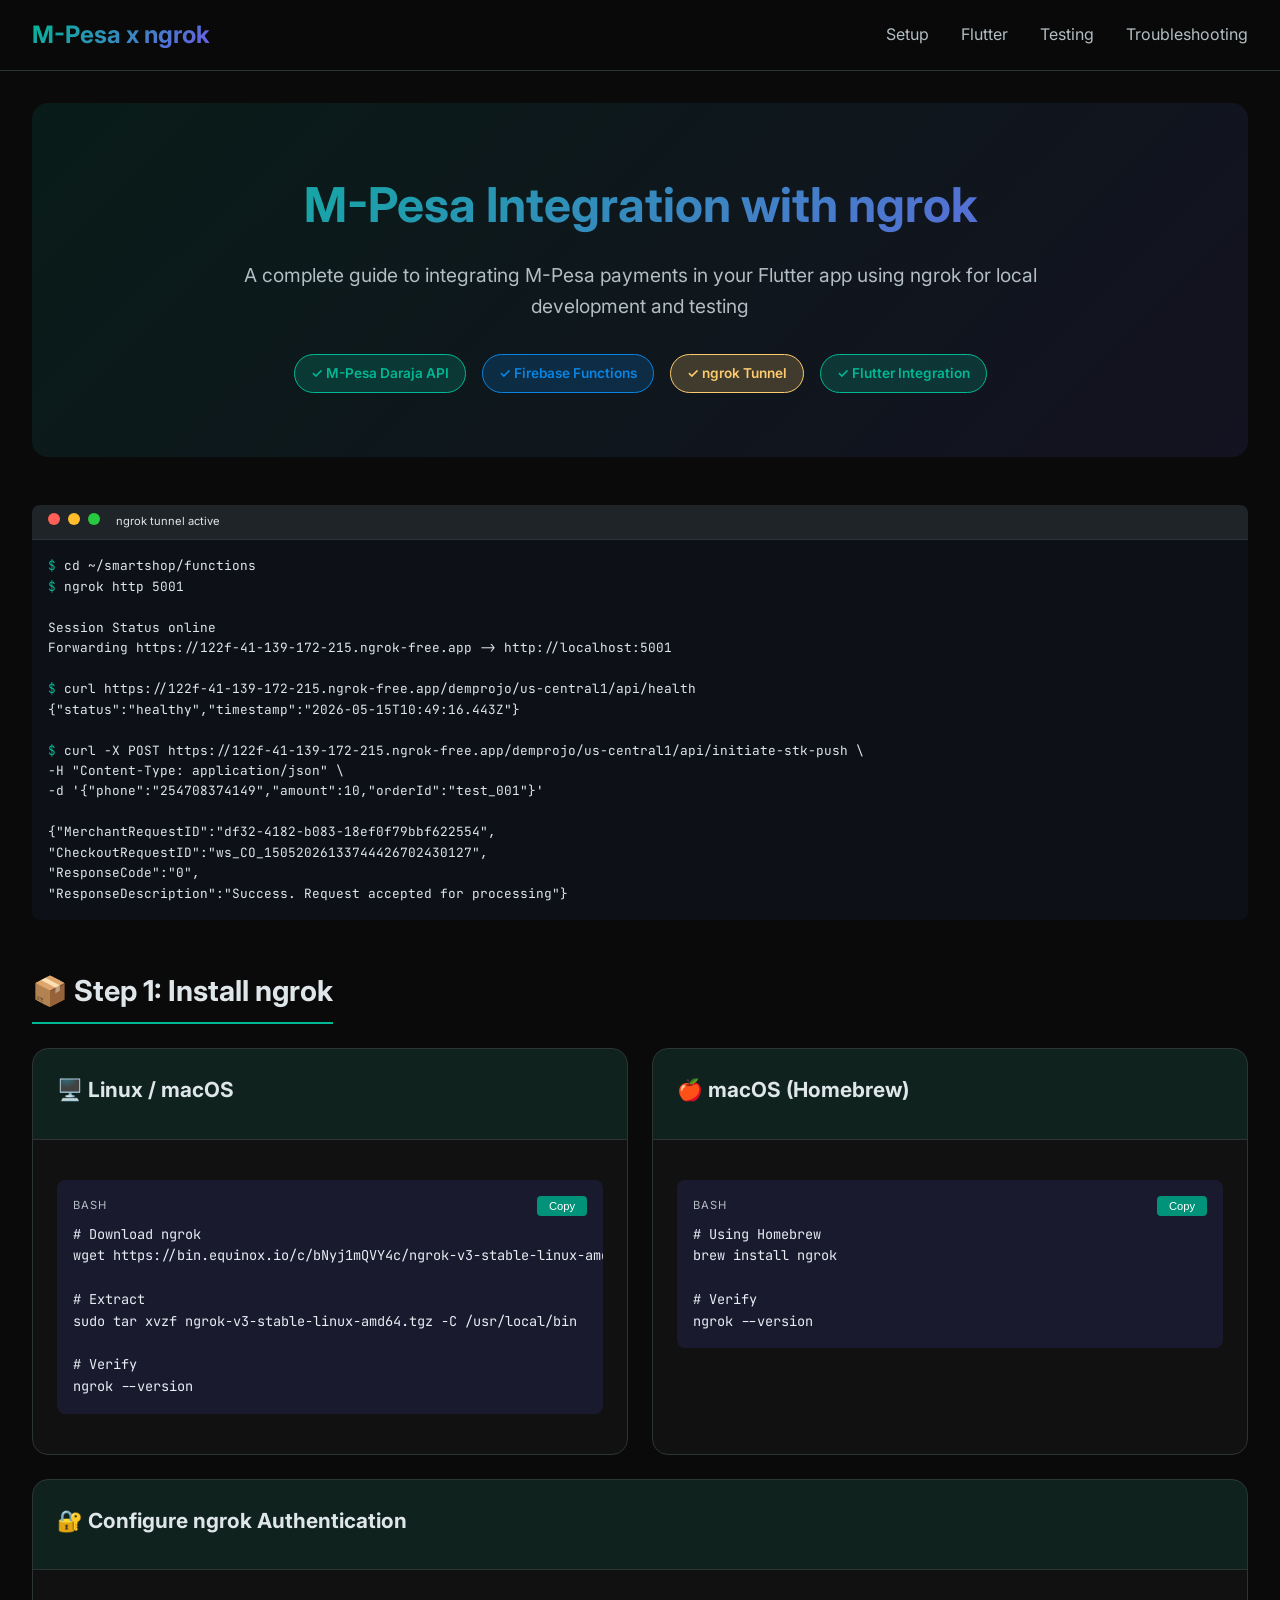
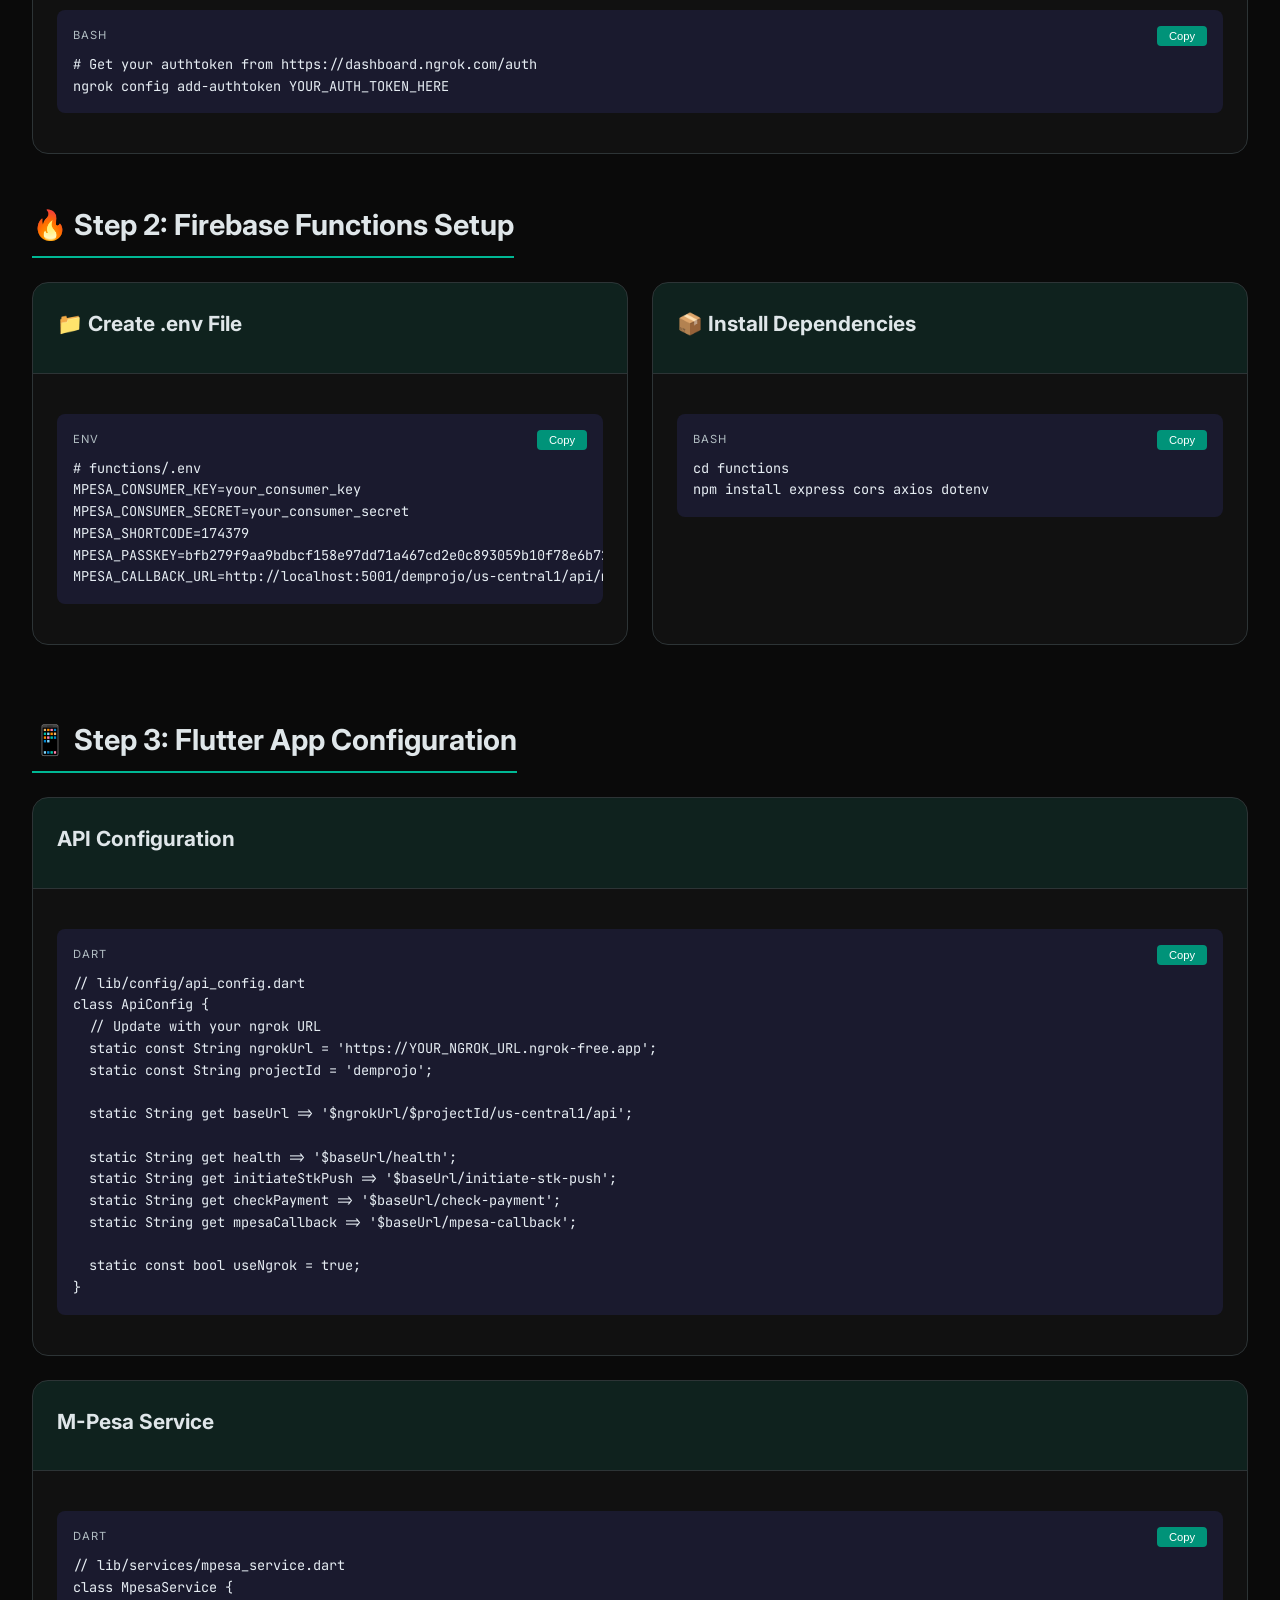
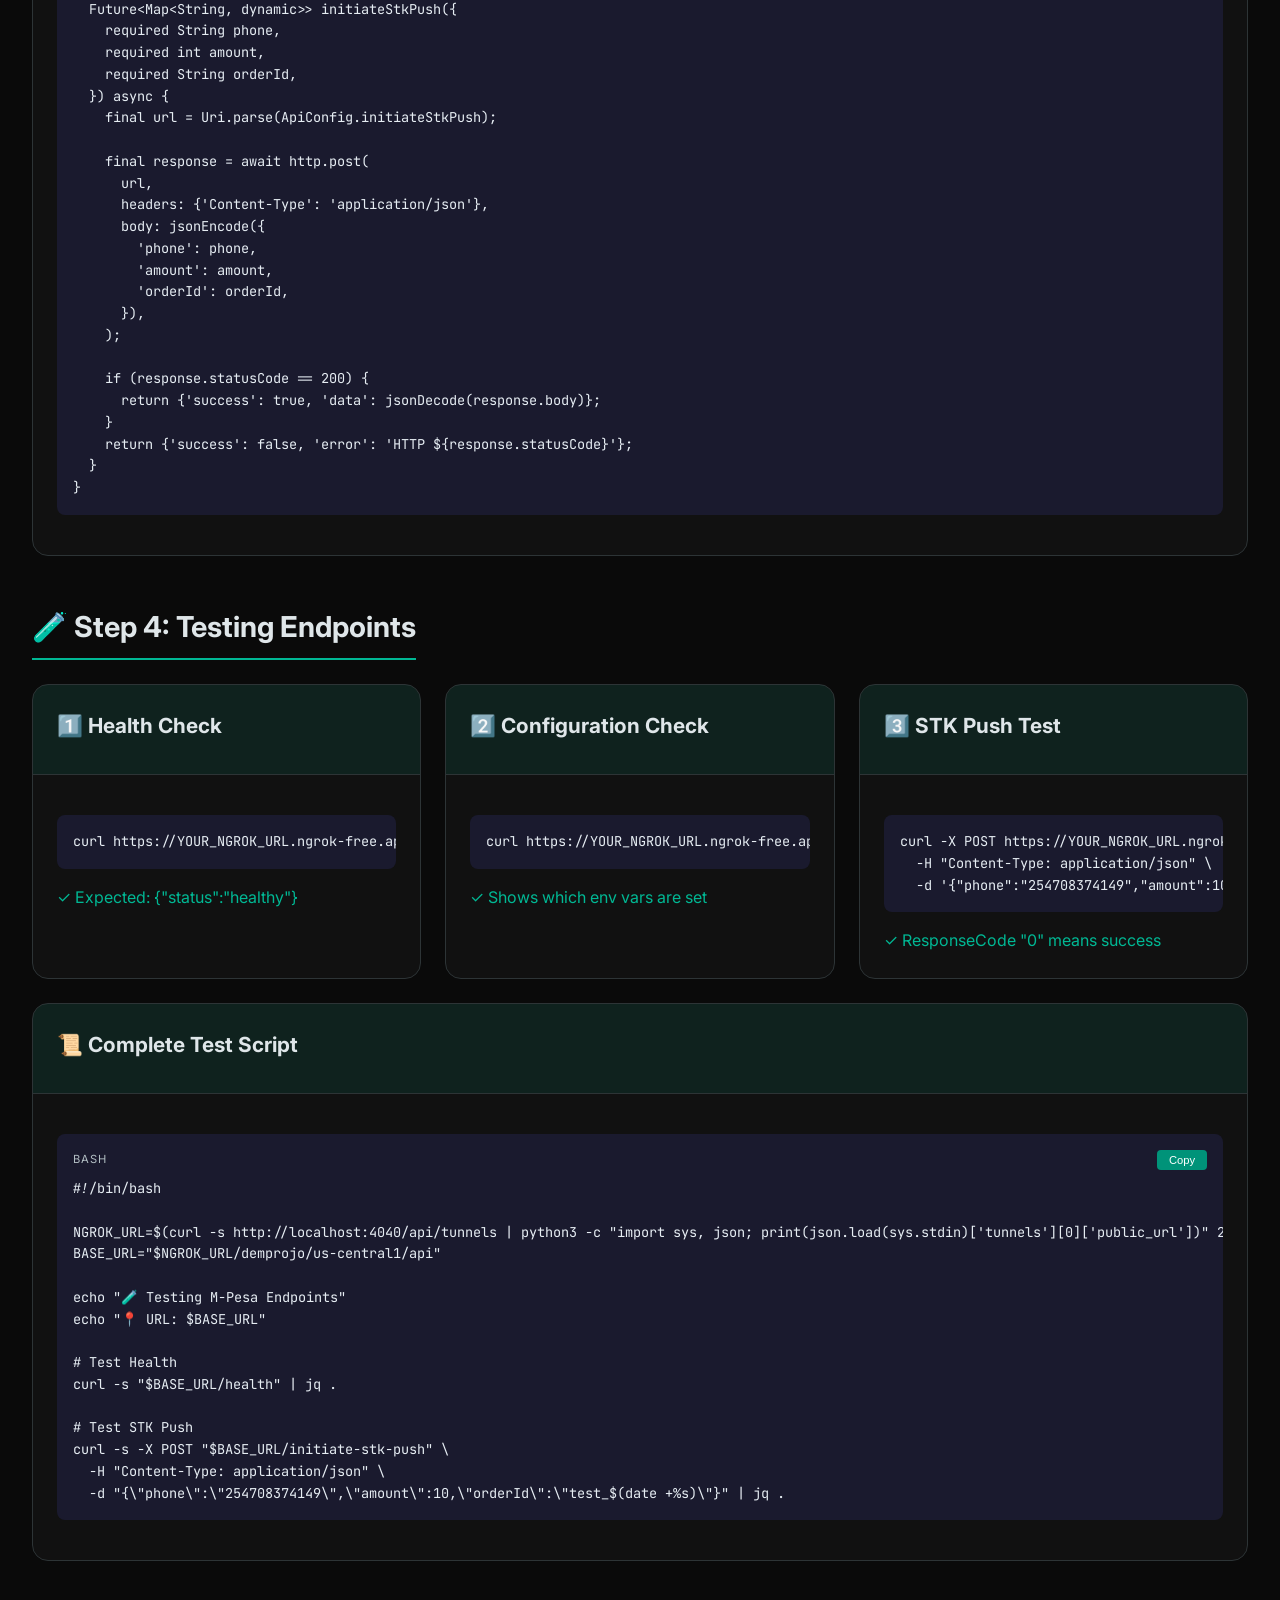
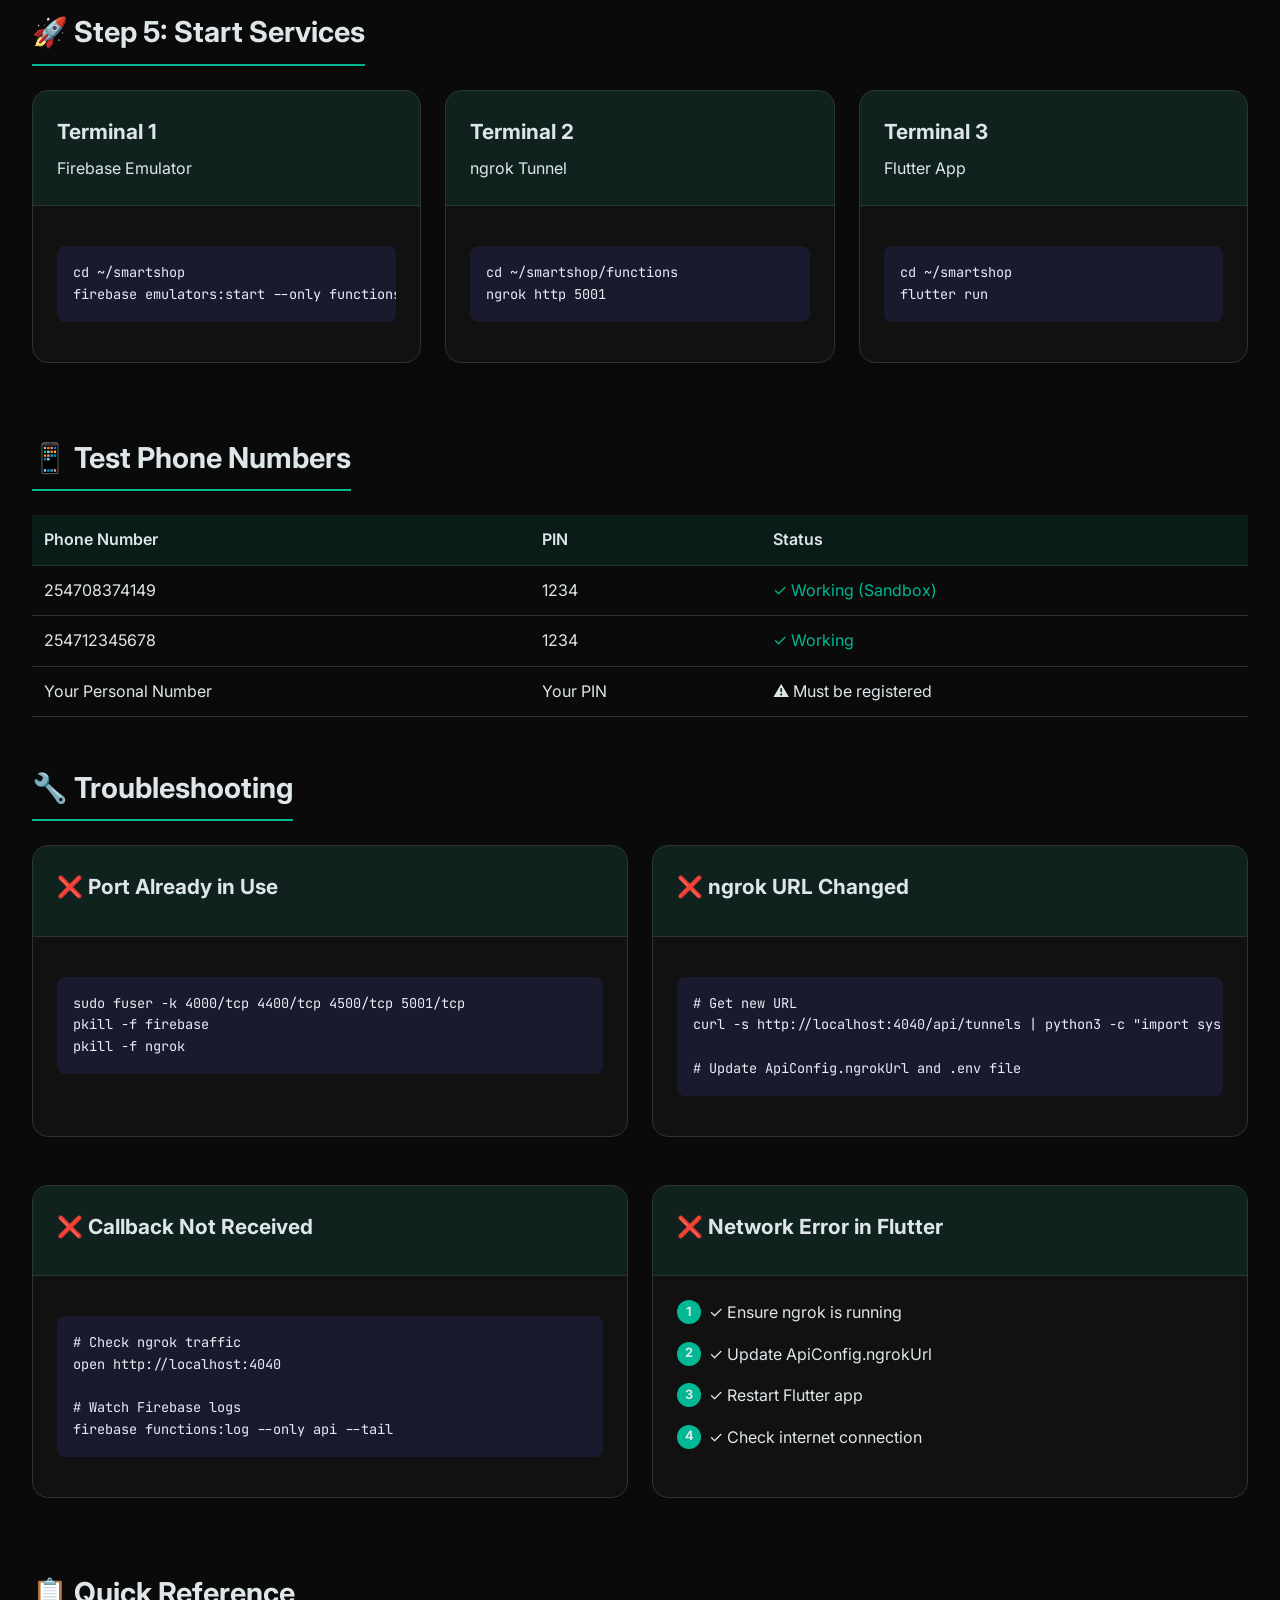
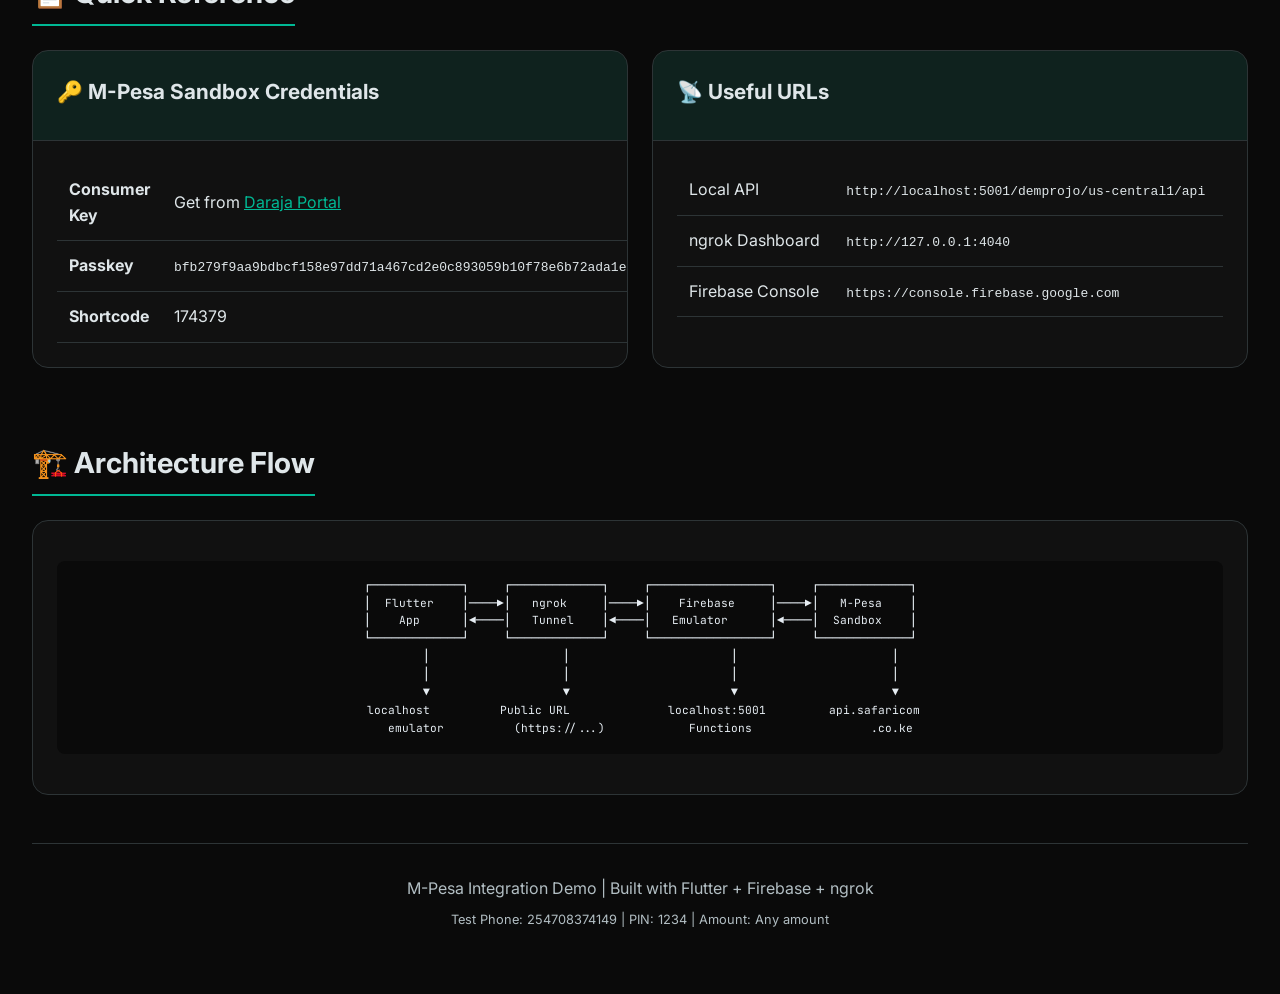
<file: index.html>
<!DOCTYPE html>
<html lang="en">
<head>
    <meta charset="UTF-8">
    <meta name="viewport" content="width=device-width, initial-scale=1.0">
    <title>M-Pesa Integration with ngrok | Complete Guide</title>
    <link href="https://fonts.googleapis.com/css2?family=Inter:ital,wght@0,300;0,400;0,500;0,600;0,700;0,800;1,400&family=JetBrains+Mono:wght@400;500;600;700&display=swap" rel="stylesheet">
    <style>
        :root {
            --bg-dark: #0a0a0a;
            --bg-card: #111111;
            --bg-code: #1a1a2e;
            --primary: #00b894;
            --primary-dark: #009379;
            --secondary: #0984e3;
            --accent: #6c5ce7;
            --danger: #d63031;
            --warning: #fdcb6e;
            --text: #dfe6e9;
            --text-muted: #b2bec3;
            --border: #2d3436;
            --terminal-bg: #0d1117;
            --terminal-text: #e6edf3;
        }

        * {
            margin: 0;
            padding: 0;
            box-sizing: border-box;
        }

        body {
            font-family: 'Inter', sans-serif;
            background: var(--bg-dark);
            color: var(--text);
            line-height: 1.6;
        }

        /* Navigation */
        .navbar {
            position: sticky;
            top: 0;
            background: rgba(10, 10, 10, 0.95);
            backdrop-filter: blur(10px);
            border-bottom: 1px solid var(--border);
            padding: 1rem 2rem;
            z-index: 100;
        }

        .nav-container {
            max-width: 1400px;
            margin: 0 auto;
            display: flex;
            justify-content: space-between;
            align-items: center;
        }

        .logo {
            font-size: 1.5rem;
            font-weight: 700;
            background: linear-gradient(135deg, var(--primary), var(--accent));
            -webkit-background-clip: text;
            background-clip: text;
            color: transparent;
        }

        .nav-links {
            display: flex;
            gap: 2rem;
        }

        .nav-links a {
            color: var(--text-muted);
            text-decoration: none;
            transition: color 0.3s;
        }

        .nav-links a:hover {
            color: var(--primary);
        }

        /* Container */
        .container {
            max-width: 1400px;
            margin: 0 auto;
            padding: 2rem;
        }

        /* Hero Section */
        .hero {
            text-align: center;
            padding: 4rem 2rem;
            background: linear-gradient(135deg, rgba(0,184,148,0.1) 0%, rgba(108,92,231,0.1) 100%);
            border-radius: 1rem;
            margin-bottom: 3rem;
        }

        .hero h1 {
            font-size: 3rem;
            margin-bottom: 1rem;
            background: linear-gradient(135deg, var(--primary), var(--accent));
            -webkit-background-clip: text;
            background-clip: text;
            color: transparent;
        }

        .hero p {
            font-size: 1.2rem;
            color: var(--text-muted);
            max-width: 800px;
            margin: 0 auto;
        }

        .badge-container {
            display: flex;
            justify-content: center;
            gap: 1rem;
            margin-top: 2rem;
            flex-wrap: wrap;
        }

        .badge {
            padding: 0.5rem 1rem;
            border-radius: 2rem;
            font-size: 0.85rem;
            font-weight: 600;
        }

        .badge-success {
            background: rgba(0,184,148,0.2);
            color: var(--primary);
            border: 1px solid var(--primary);
        }

        .badge-warning {
            background: rgba(253,203,110,0.2);
            color: var(--warning);
            border: 1px solid var(--warning);
        }

        .badge-info {
            background: rgba(9,132,227,0.2);
            color: var(--secondary);
            border: 1px solid var(--secondary);
        }

        /* Section Styles */
        .section {
            margin-bottom: 3rem;
        }

        .section-title {
            font-size: 1.8rem;
            margin-bottom: 1.5rem;
            padding-bottom: 0.5rem;
            border-bottom: 2px solid var(--primary);
            display: inline-block;
        }

        .card {
            background: var(--bg-card);
            border-radius: 1rem;
            border: 1px solid var(--border);
            overflow: hidden;
            margin-bottom: 1.5rem;
        }

        .card-header {
            padding: 1.5rem;
            background: rgba(0,184,148,0.1);
            border-bottom: 1px solid var(--border);
        }

        .card-header h3 {
            font-size: 1.3rem;
            margin-bottom: 0.5rem;
        }

        .card-body {
            padding: 1.5rem;
        }

        /* Code Blocks */
        .code-block {
            background: var(--bg-code);
            border-radius: 0.5rem;
            padding: 1rem;
            margin: 1rem 0;
            overflow-x: auto;
            position: relative;
        }

        .code-block pre {
            font-family: 'JetBrains Mono', monospace;
            font-size: 0.85rem;
            color: var(--terminal-text);
            margin: 0;
        }

        .code-header {
            display: flex;
            justify-content: space-between;
            align-items: center;
            margin-bottom: 0.5rem;
        }

        .code-lang {
            font-size: 0.7rem;
            color: var(--text-muted);
            text-transform: uppercase;
            letter-spacing: 1px;
        }

        .copy-btn {
            background: var(--primary-dark);
            color: white;
            border: none;
            padding: 0.25rem 0.75rem;
            border-radius: 0.25rem;
            cursor: pointer;
            font-size: 0.7rem;
            transition: background 0.3s;
        }

        .copy-btn:hover {
            background: var(--primary);
        }

        /* Grid Layout */
        .grid-2 {
            display: grid;
            grid-template-columns: repeat(2, 1fr);
            gap: 1.5rem;
        }

        .grid-3 {
            display: grid;
            grid-template-columns: repeat(3, 1fr);
            gap: 1.5rem;
        }

        /* Terminal Simulation */
        .terminal {
            background: var(--terminal-bg);
            border-radius: 0.5rem;
            overflow: hidden;
            margin: 1rem 0;
        }

        .terminal-header {
            background: #1f2428;
            padding: 0.5rem 1rem;
            display: flex;
            gap: 0.5rem;
            border-bottom: 1px solid var(--border);
        }

        .terminal-dot {
            width: 12px;
            height: 12px;
            border-radius: 50%;
        }

        .terminal-dot.red { background: #ff5f56; }
        .terminal-dot.yellow { background: #ffbd2e; }
        .terminal-dot.green { background: #27c93f; }

        .terminal-body {
            padding: 1rem;
            font-family: 'JetBrains Mono', monospace;
            font-size: 0.8rem;
            line-height: 1.6;
        }

        .terminal-prompt {
            color: var(--primary);
        }

        /* Step List */
        .steps {
            list-style: none;
            counter-reset: step;
        }

        .steps li {
            counter-increment: step;
            margin-bottom: 1rem;
            padding-left: 2rem;
            position: relative;
        }

        .steps li::before {
            content: counter(step);
            position: absolute;
            left: 0;
            top: 0;
            width: 1.5rem;
            height: 1.5rem;
            background: var(--primary);
            border-radius: 50%;
            display: flex;
            align-items: center;
            justify-content: center;
            font-size: 0.8rem;
            font-weight: bold;
        }

        /* Table */
        .test-table {
            width: 100%;
            border-collapse: collapse;
        }

        .test-table th, .test-table td {
            padding: 0.75rem;
            text-align: left;
            border-bottom: 1px solid var(--border);
        }

        .test-table th {
            background: rgba(0,184,148,0.1);
            font-weight: 600;
        }

        .success {
            color: var(--primary);
        }

        .error {
            color: var(--danger);
        }

        /* Footer */
        .footer {
            text-align: center;
            padding: 2rem;
            border-top: 1px solid var(--border);
            margin-top: 3rem;
            color: var(--text-muted);
        }

        /* Responsive */
        @media (max-width: 768px) {
            .grid-2, .grid-3 {
                grid-template-columns: 1fr;
            }
            .hero h1 {
                font-size: 2rem;
            }
            .nav-links {
                display: none;
            }
            .container {
                padding: 1rem;
            }
        }

        /* Animation */
        @keyframes fadeIn {
            from { opacity: 0; transform: translateY(20px); }
            to { opacity: 1; transform: translateY(0); }
        }

        .section {
            animation: fadeIn 0.5s ease-out;
        }

        /* Toggle Switch */
        .toggle-container {
            display: flex;
            align-items: center;
            gap: 1rem;
            margin: 1rem 0;
        }

        .toggle {
            position: relative;
            display: inline-block;
            width: 60px;
            height: 34px;
        }

        .toggle input {
            opacity: 0;
            width: 0;
            height: 0;
        }

        .slider {
            position: absolute;
            cursor: pointer;
            top: 0;
            left: 0;
            right: 0;
            bottom: 0;
            background-color: var(--border);
            transition: 0.4s;
            border-radius: 34px;
        }

        .slider:before {
            position: absolute;
            content: "";
            height: 26px;
            width: 26px;
            left: 4px;
            bottom: 4px;
            background-color: white;
            transition: 0.4s;
            border-radius: 50%;
        }

        input:checked + .slider {
            background-color: var(--primary);
        }

        input:checked + .slider:before {
            transform: translateX(26px);
        }

        .mode-label {
            font-weight: 600;
        }

        /* Tooltip */
        .tooltip {
            position: relative;
            cursor: help;
            border-bottom: 1px dashed var(--primary);
        }

        .tooltip:hover::after {
            content: attr(data-tip);
            position: absolute;
            bottom: 100%;
            left: 50%;
            transform: translateX(-50%);
            background: var(--bg-dark);
            border: 1px solid var(--border);
            padding: 0.25rem 0.5rem;
            border-radius: 0.25rem;
            font-size: 0.7rem;
            white-space: nowrap;
            z-index: 10;
        }
    </style>
</head>
<body>
    <nav class="navbar">
        <div class="nav-container">
            <div class="logo">M-Pesa x ngrok</div>
            <div class="nav-links">
                <a href="#setup">Setup</a>
                <a href="#flutter">Flutter</a>
                <a href="#testing">Testing</a>
                <a href="#troubleshooting">Troubleshooting</a>
            </div>
        </div>
    </nav>

    <div class="container">
        <!-- Hero Section -->
        <div class="hero">
            <h1>M-Pesa Integration with ngrok</h1>
            <p>A complete guide to integrating M-Pesa payments in your Flutter app using ngrok for local development and testing</p>
            <div class="badge-container">
                <span class="badge badge-success">✓ M-Pesa Daraja API</span>
                <span class="badge badge-info">✓ Firebase Functions</span>
                <span class="badge badge-warning">✓ ngrok Tunnel</span>
                <span class="badge badge-success">✓ Flutter Integration</span>
            </div>
        </div>

        <!-- Quick Demo Terminal -->
        <div class="section">
            <div class="terminal">
                <div class="terminal-header">
                    <div class="terminal-dot red"></div>
                    <div class="terminal-dot yellow"></div>
                    <div class="terminal-dot green"></div>
                    <span style="margin-left: 0.5rem; font-size: 0.7rem;">ngrok tunnel active</span>
                </div>
                <div class="terminal-body">
                    <div><span class="terminal-prompt">$</span> cd ~/smartshop/functions</div>
                    <div><span class="terminal-prompt">$</span> ngrok http 5001</div>
                    <div><br></div>
                    <div>Session Status                online</div>
                    <div>Forwarding                    https://122f-41-139-172-215.ngrok-free.app -> http://localhost:5001</div>
                    <div><br></div>
                    <div><span class="terminal-prompt">$</span> curl https://122f-41-139-172-215.ngrok-free.app/demprojo/us-central1/api/health</div>
                    <div>{"status":"healthy","timestamp":"2026-05-15T10:49:16.443Z"}</div>
                    <div><br></div>
                    <div><span class="terminal-prompt">$</span> curl -X POST https://122f-41-139-172-215.ngrok-free.app/demprojo/us-central1/api/initiate-stk-push \</div>
                    <div>  -H "Content-Type: application/json" \</div>
                    <div>  -d '{"phone":"254708374149","amount":10,"orderId":"test_001"}'</div>
                    <div><br></div>
                    <div>{"MerchantRequestID":"df32-4182-b083-18ef0f79bbf622554",</div>
                    <div> "CheckoutRequestID":"ws_CO_15052026133744426702430127",</div>
                    <div> "ResponseCode":"0",</div>
                    <div> "ResponseDescription":"Success. Request accepted for processing"}</div>
                </div>
            </div>
        </div>

        <!-- Setup Section -->
        <div class="section" id="setup">
            <h2 class="section-title">📦 Step 1: Install ngrok</h2>
            <div class="grid-2">
                <div class="card">
                    <div class="card-header">
                        <h3>🖥️ Linux / macOS</h3>
                    </div>
                    <div class="card-body">
                        <div class="code-block">
                            <div class="code-header">
                                <span class="code-lang">bash</span>
                                <button class="copy-btn" onclick="copyToClipboard('linux-install')">Copy</button>
                            </div>
                            <pre id="linux-install"># Download ngrok
wget https://bin.equinox.io/c/bNyj1mQVY4c/ngrok-v3-stable-linux-amd64.tgz

# Extract
sudo tar xvzf ngrok-v3-stable-linux-amd64.tgz -C /usr/local/bin

# Verify
ngrok --version</pre>
                        </div>
                    </div>
                </div>
                <div class="card">
                    <div class="card-header">
                        <h3>🍎 macOS (Homebrew)</h3>
                    </div>
                    <div class="card-body">
                        <div class="code-block">
                            <div class="code-header">
                                <span class="code-lang">bash</span>
                                <button class="copy-btn" onclick="copyToClipboard('mac-install')">Copy</button>
                            </div>
                            <pre id="mac-install"># Using Homebrew
brew install ngrok

# Verify
ngrok --version</pre>
                        </div>
                    </div>
                </div>
            </div>

            <div class="card">
                <div class="card-header">
                    <h3>🔐 Configure ngrok Authentication</h3>
                </div>
                <div class="card-body">
                    <div class="code-block">
                        <div class="code-header">
                            <span class="code-lang">bash</span>
                            <button class="copy-btn" onclick="copyToClipboard('ngrok-auth')">Copy</button>
                        </div>
                        <pre id="ngrok-auth"># Get your authtoken from https://dashboard.ngrok.com/auth
ngrok config add-authtoken YOUR_AUTH_TOKEN_HERE</pre>
                    </div>
                </div>
            </div>
        </div>

        <!-- Firebase Functions Setup -->
        <div class="section">
            <h2 class="section-title">🔥 Step 2: Firebase Functions Setup</h2>
            <div class="grid-2">
                <div class="card">
                    <div class="card-header">
                        <h3>📁 Create .env File</h3>
                    </div>
                    <div class="card-body">
                        <div class="code-block">
                            <div class="code-header">
                                <span class="code-lang">env</span>
                                <button class="copy-btn" onclick="copyToClipboard('env-file')">Copy</button>
                            </div>
                            <pre id="env-file"># functions/.env
MPESA_CONSUMER_KEY=your_consumer_key
MPESA_CONSUMER_SECRET=your_consumer_secret
MPESA_SHORTCODE=174379
MPESA_PASSKEY=bfb279f9aa9bdbcf158e97dd71a467cd2e0c893059b10f78e6b72ada1ed2c919
MPESA_CALLBACK_URL=http://localhost:5001/demprojo/us-central1/api/mpesa-callback</pre>
                        </div>
                    </div>
                </div>
                <div class="card">
                    <div class="card-header">
                        <h3>📦 Install Dependencies</h3>
                    </div>
                    <div class="card-body">
                        <div class="code-block">
                            <div class="code-header">
                                <span class="code-lang">bash</span>
                                <button class="copy-btn" onclick="copyToClipboard('install-deps')">Copy</button>
                            </div>
                            <pre id="install-deps">cd functions
npm install express cors axios dotenv</pre>
                        </div>
                    </div>
                </div>
            </div>
        </div>

        <!-- Flutter Configuration -->
        <div class="section" id="flutter">
            <h2 class="section-title">📱 Step 3: Flutter App Configuration</h2>
            <div class="card">
                <div class="card-header">
                    <h3>API Configuration</h3>
                </div>
                <div class="card-body">
                    <div class="code-block">
                        <div class="code-header">
                            <span class="code-lang">dart</span>
                            <button class="copy-btn" onclick="copyToClipboard('api-config')">Copy</button>
                        </div>
                        <pre id="api-config">// lib/config/api_config.dart
class ApiConfig {
  // Update with your ngrok URL
  static const String ngrokUrl = 'https://YOUR_NGROK_URL.ngrok-free.app';
  static const String projectId = 'demprojo';
  
  static String get baseUrl => '$ngrokUrl/$projectId/us-central1/api';
  
  static String get health => '$baseUrl/health';
  static String get initiateStkPush => '$baseUrl/initiate-stk-push';
  static String get checkPayment => '$baseUrl/check-payment';
  static String get mpesaCallback => '$baseUrl/mpesa-callback';
  
  static const bool useNgrok = true;
}</pre>
                    </div>
                </div>
            </div>

            <div class="card">
                <div class="card-header">
                    <h3>M-Pesa Service</h3>
                </div>
                <div class="card-body">
                    <div class="code-block">
                        <div class="code-header">
                            <span class="code-lang">dart</span>
                            <button class="copy-btn" onclick="copyToClipboard('mpesa-service')">Copy</button>
                        </div>
                        <pre id="mpesa-service">// lib/services/mpesa_service.dart
class MpesaService {
  Future&lt;Map&lt;String, dynamic&gt;&gt; initiateStkPush({
    required String phone,
    required int amount,
    required String orderId,
  }) async {
    final url = Uri.parse(ApiConfig.initiateStkPush);
    
    final response = await http.post(
      url,
      headers: {'Content-Type': 'application/json'},
      body: jsonEncode({
        'phone': phone,
        'amount': amount,
        'orderId': orderId,
      }),
    );
    
    if (response.statusCode == 200) {
      return {'success': true, 'data': jsonDecode(response.body)};
    }
    return {'success': false, 'error': 'HTTP ${response.statusCode}'};
  }
}</pre>
                    </div>
                </div>
            </div>
        </div>

        <!-- Testing Section -->
        <div class="section" id="testing">
            <h2 class="section-title">🧪 Step 4: Testing Endpoints</h2>
            
            <div class="grid-3">
                <div class="card">
                    <div class="card-header">
                        <h3>1️⃣ Health Check</h3>
                    </div>
                    <div class="card-body">
                        <div class="code-block">
                            <pre>curl https://YOUR_NGROK_URL.ngrok-free.app/demprojo/us-central1/api/health</pre>
                        </div>
                        <p class="success">✓ Expected: {"status":"healthy"}</p>
                    </div>
                </div>
                <div class="card">
                    <div class="card-header">
                        <h3>2️⃣ Configuration Check</h3>
                    </div>
                    <div class="card-body">
                        <div class="code-block">
                            <pre>curl https://YOUR_NGROK_URL.ngrok-free.app/demprojo/us-central1/api/test-config</pre>
                        </div>
                        <p class="success">✓ Shows which env vars are set</p>
                    </div>
                </div>
                <div class="card">
                    <div class="card-header">
                        <h3>3️⃣ STK Push Test</h3>
                    </div>
                    <div class="card-body">
                        <div class="code-block">
                            <pre>curl -X POST https://YOUR_NGROK_URL.ngrok-free.app/demprojo/us-central1/api/initiate-stk-push \
  -H "Content-Type: application/json" \
  -d '{"phone":"254708374149","amount":10,"orderId":"test_001"}'</pre>
                        </div>
                        <p class="success">✓ ResponseCode "0" means success</p>
                    </div>
                </div>
            </div>

            <!-- Test Script -->
            <div class="card">
                <div class="card-header">
                    <h3>📜 Complete Test Script</h3>
                </div>
                <div class="card-body">
                    <div class="code-block">
                        <div class="code-header">
                            <span class="code-lang">bash</span>
                            <button class="copy-btn" onclick="copyToClipboard('test-script')">Copy</button>
                        </div>
                        <pre id="test-script">#!/bin/bash

NGROK_URL=$(curl -s http://localhost:4040/api/tunnels | python3 -c "import sys, json; print(json.load(sys.stdin)['tunnels'][0]['public_url'])" 2>/dev/null)
BASE_URL="$NGROK_URL/demprojo/us-central1/api"

echo "🧪 Testing M-Pesa Endpoints"
echo "📍 URL: $BASE_URL"

# Test Health
curl -s "$BASE_URL/health" | jq .

# Test STK Push
curl -s -X POST "$BASE_URL/initiate-stk-push" \
  -H "Content-Type: application/json" \
  -d "{\"phone\":\"254708374149\",\"amount\":10,\"orderId\":\"test_$(date +%s)\"}" | jq .</pre>
                    </div>
                </div>
            </div>
        </div>

        <!-- Start Services -->
        <div class="section">
            <h2 class="section-title">🚀 Step 5: Start Services</h2>
            <div class="grid-3">
                <div class="card">
                    <div class="card-header">
                        <h3>Terminal 1</h3>
                        <p>Firebase Emulator</p>
                    </div>
                    <div class="card-body">
                        <div class="code-block">
                            <pre>cd ~/smartshop
firebase emulators:start --only functions</pre>
                        </div>
                    </div>
                </div>
                <div class="card">
                    <div class="card-header">
                        <h3>Terminal 2</h3>
                        <p>ngrok Tunnel</p>
                    </div>
                    <div class="card-body">
                        <div class="code-block">
                            <pre>cd ~/smartshop/functions
ngrok http 5001</pre>
                        </div>
                    </div>
                </div>
                <div class="card">
                    <div class="card-header">
                        <h3>Terminal 3</h3>
                        <p>Flutter App</p>
                    </div>
                    <div class="card-body">
                        <div class="code-block">
                            <pre>cd ~/smartshop
flutter run</pre>
                        </div>
                    </div>
                </div>
            </div>
        </div>

        <!-- Test Data -->
        <div class="section">
            <h2 class="section-title">📱 Test Phone Numbers</h2>
            <table class="test-table">
                <thead>
                    <tr><th>Phone Number</th><th>PIN</th><th>Status</th></tr>
                </thead>
                <tbody>
                    <tr><td>254708374149</td><td>1234</td><td class="success">✓ Working (Sandbox)</td></tr>
                    <tr><td>254712345678</td><td>1234</td><td class="success">✓ Working</td></tr>
                    <tr><td>Your Personal Number</td><td>Your PIN</td><td class="warning">⚠️ Must be registered</td></tr>
                </tbody>
            </table>
        </div>

        <!-- Troubleshooting -->
        <div class="section" id="troubleshooting">
            <h2 class="section-title">🔧 Troubleshooting</h2>
            <div class="grid-2">
                <div class="card">
                    <div class="card-header">
                        <h3>❌ Port Already in Use</h3>
                    </div>
                    <div class="card-body">
                        <div class="code-block">
                            <pre>sudo fuser -k 4000/tcp 4400/tcp 4500/tcp 5001/tcp
pkill -f firebase
pkill -f ngrok</pre>
                        </div>
                    </div>
                </div>
                <div class="card">
                    <div class="card-header">
                        <h3>❌ ngrok URL Changed</h3>
                    </div>
                    <div class="card-body">
                        <div class="code-block">
                            <pre># Get new URL
curl -s http://localhost:4040/api/tunnels | python3 -c "import sys, json; print(json.load(sys.stdin)['tunnels'][0]['public_url'])"

# Update ApiConfig.ngrokUrl and .env file</pre>
                        </div>
                    </div>
                </div>
                <div class="card">
                    <div class="card-header">
                        <h3>❌ Callback Not Received</h3>
                    </div>
                    <div class="card-body">
                        <div class="code-block">
                            <pre># Check ngrok traffic
open http://localhost:4040

# Watch Firebase logs
firebase functions:log --only api --tail</pre>
                        </div>
                    </div>
                </div>
                <div class="card">
                    <div class="card-header">
                        <h3>❌ Network Error in Flutter</h3>
                    </div>
                    <div class="card-body">
                        <ul class="steps" style="list-style: none; padding-left: 0;">
                            <li>✓ Ensure ngrok is running</li>
                            <li>✓ Update ApiConfig.ngrokUrl</li>
                            <li>✓ Restart Flutter app</li>
                            <li>✓ Check internet connection</li>
                        </ul>
                    </div>
                </div>
            </div>
        </div>

        <!-- Quick Reference -->
        <div class="section">
            <h2 class="section-title">📋 Quick Reference</h2>
            <div class="grid-2">
                <div class="card">
                    <div class="card-header">
                        <h3>🔑 M-Pesa Sandbox Credentials</h3>
                    </div>
                    <div class="card-body">
                        <table class="test-table">
                            <tr><td><strong>Consumer Key</strong></td><td>Get from <a href="https://developer.safaricom.co.ke/" style="color: var(--primary);">Daraja Portal</a></td></tr>
                            <tr><td><strong>Passkey</strong></td><td><code>bfb279f9aa9bdbcf158e97dd71a467cd2e0c893059b10f78e6b72ada1ed2c919</code></td></tr>
                            <tr><td><strong>Shortcode</strong></td><td>174379</td></tr>
                        </table>
                    </div>
                </div>
                <div class="card">
                    <div class="card-header">
                        <h3>📡 Useful URLs</h3>
                    </div>
                    <div class="card-body">
                        <table class="test-table">
                            <tr><td>Local API</td><td><code>http://localhost:5001/demprojo/us-central1/api</code></td></tr>
                            <tr><td>ngrok Dashboard</td><td><code>http://127.0.0.1:4040</code></td></tr>
                            <tr><td>Firebase Console</td><td><code>https://console.firebase.google.com</code></td></tr>
                        </table>
                    </div>
                </div>
            </div>
        </div>

        <!-- Architecture Diagram -->
        <div class="section">
            <h2 class="section-title">🏗️ Architecture Flow</h2>
            <div class="card">
                <div class="card-body">
                    <div class="code-block" style="background: var(--bg-dark); text-align: center;">
                        <pre style="font-size: 0.7rem;">
┌─────────────┐     ┌─────────────┐     ┌─────────────────┐     ┌─────────────┐
│  Flutter    │────▶│   ngrok     │────▶│    Firebase     │────▶│   M-Pesa    │
│    App      │◀────│   Tunnel    │◀────│   Emulator      │◀────│  Sandbox    │
└─────────────┘     └─────────────┘     └─────────────────┘     └─────────────┘
      │                   │                       │                      │
      │                   │                       │                      │
      ▼                   ▼                       ▼                      ▼
 localhost          Public URL              localhost:5001         api.safaricom
   emulator          (https://...)            Functions                 .co.ke</pre>
                    </div>
                </div>
            </div>
        </div>

        <!-- Footer -->
        <div class="footer">
            <p>M-Pesa Integration Demo | Built with Flutter + Firebase + ngrok</p>
            <p style="margin-top: 0.5rem; font-size: 0.8rem;">Test Phone: 254708374149 | PIN: 1234 | Amount: Any amount</p>
        </div>
    </div>

    <script>
        function copyToClipboard(elementId) {
            const element = document.getElementById(elementId);
            const text = element.textContent;
            
            navigator.clipboard.writeText(text).then(() => {
                // Show temporary notification
                const btn = event.target;
                const originalText = btn.textContent;
                btn.textContent = 'Copied!';
                setTimeout(() => {
                    btn.textContent = originalText;
                }, 2000);
            }).catch(err => {
                console.error('Failed to copy: ', err);
            });
        }

        // Add smooth scrolling for anchor links
        document.querySelectorAll('a[href^="#"]').forEach(anchor => {
            anchor.addEventListener('click', function (e) {
                e.preventDefault();
                const target = document.querySelector(this.getAttribute('href'));
                if (target) {
                    target.scrollIntoView({ behavior: 'smooth' });
                }
            });
        });

        // Add tooltip functionality
        document.querySelectorAll('.tooltip').forEach(el => {
            el.setAttribute('data-tip', el.getAttribute('title') || 'More info');
            el.removeAttribute('title');
        });
    </script>
</body>
</html>
</file>
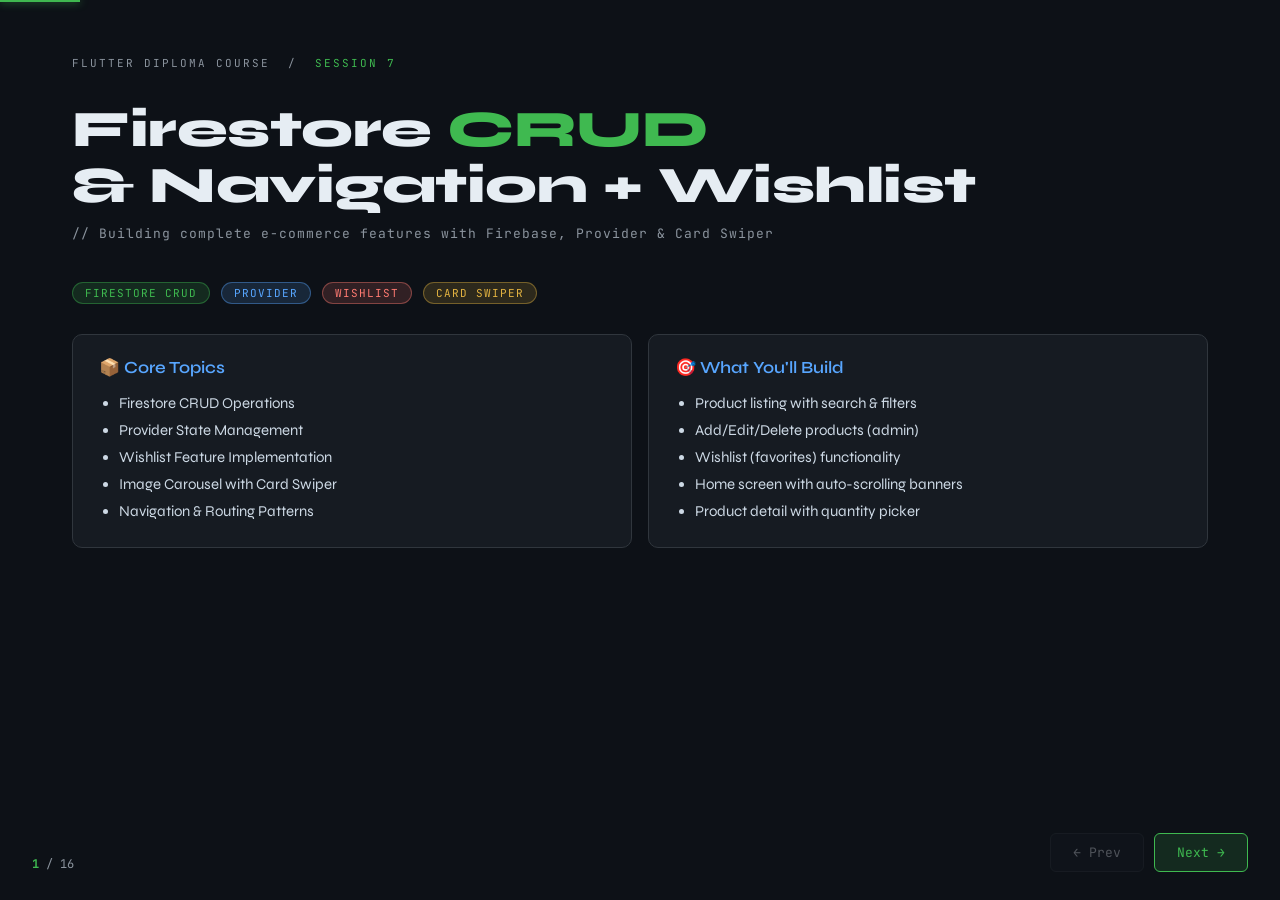
<file: class.html>
<!DOCTYPE html>
<html lang="en">
<head>
  <meta charset="UTF-8">
  <meta name="viewport" content="width=device-width, initial-scale=1.0">
  <title>Firestore CRUD & Navigation — Flutter Diploma (Updated)</title>
  <link href="https://fonts.googleapis.com/css2?family=JetBrains+Mono:wght@300;400;600;700&family=Syne:wght@400;600;700;800&display=swap" rel="stylesheet">
  <style>
    :root {
      --bg: #0d1117;
      --surface: #161b22;
      --surface2: #1c2333;
      --border: #30363d;
      --text: #e6edf3;
      --muted: #8b949e;
      --green: #3fb950;
      --blue: #58a6ff;
      --orange: #f78166;
      --yellow: #e3b341;
      --purple: #d2a8ff;
      --cyan: #79c0ff;
      --red: #ff7b72;
      --accent: #3fb950;
      --mono: 'JetBrains Mono', monospace;
      --display: 'Syne', sans-serif;
    }

    * { margin: 0; padding: 0; box-sizing: border-box; }

    html, body {
      width: 100%; height: 100%;
      background: var(--bg);
      color: var(--text);
      font-family: var(--display);
      overflow: hidden;
    }

    #progress-bar {
      position: fixed; top: 0; left: 0;
      height: 2px; background: var(--green);
      transition: width 0.4s ease;
      z-index: 200;
      box-shadow: 0 0 8px var(--green);
    }

    .slides-wrap {
      width: 100vw; height: 100vh;
      position: relative; overflow: hidden;
    }

    .slide {
      position: absolute; inset: 0;
      display: flex; flex-direction: column;
      padding: 56px 72px 80px;
      opacity: 0;
      transform: translateX(40px);
      transition: opacity 0.35s ease, transform 0.35s ease;
      pointer-events: none;
      overflow-y: auto;
    }
    .slide.active {
      opacity: 1; transform: translateX(0);
      pointer-events: all; z-index: 10;
    }
    .slide.exit {
      opacity: 0; transform: translateX(-40px);
      z-index: 5;
    }

    .slide-num {
      font-family: var(--mono);
      font-size: 11px; color: var(--muted);
      letter-spacing: 2px; text-transform: uppercase;
      margin-bottom: 32px;
    }
    .slide-num span { color: var(--green); }

    .slide-title {
      font-family: var(--display);
      font-size: clamp(28px, 4vw, 52px);
      font-weight: 800;
      line-height: 1.1;
      margin-bottom: 10px;
      letter-spacing: -0.5px;
    }
    .slide-title .accent { color: var(--green); }

    .slide-sub {
      font-family: var(--mono);
      font-size: 13px; color: var(--muted);
      margin-bottom: 40px;
      letter-spacing: 1px;
    }

    h2 {
      font-family: var(--display);
      font-size: clamp(20px, 2.8vw, 36px);
      font-weight: 700;
      margin-bottom: 8px;
      letter-spacing: -0.3px;
    }
    h3 {
      font-family: var(--display);
      font-size: 17px; font-weight: 600;
      color: var(--blue);
      margin-bottom: 12px;
    }

    .code {
      background: var(--surface);
      border: 1px solid var(--border);
      border-left: 3px solid var(--green);
      border-radius: 8px;
      padding: 20px 24px;
      font-family: var(--mono);
      font-size: 13px;
      line-height: 1.75;
      color: #cdd9e5;
      overflow-x: auto;
      margin: 16px 0;
      position: relative;
    }
    .code::before {
      content: attr(data-lang);
      position: absolute; top: 10px; right: 14px;
      font-size: 10px; letter-spacing: 1.5px;
      color: var(--muted); text-transform: uppercase;
    }
    .kw { color: var(--purple); }
    .fn { color: var(--blue); }
    .str { color: var(--yellow); }
    .cm { color: #6e7681; font-style: italic; }
    .ty { color: var(--cyan); }
    .op { color: var(--orange); }
    .num { color: var(--green); }

    .card {
      background: var(--surface);
      border: 1px solid var(--border);
      border-radius: 10px;
      padding: 22px 26px;
      margin: 14px 0;
    }
    .card ul, .card ol { padding-left: 20px; }
    .card li {
      font-size: 15px; line-height: 1.8;
      color: #cdd9e5;
    }
    .card p { font-size: 15px; line-height: 1.7; color: #cdd9e5; }
    .card code {
      font-family: var(--mono);
      font-size: 12px;
      background: var(--surface2);
      padding: 2px 6px;
      border-radius: 4px;
      color: var(--green);
    }

    .crud-grid {
      display: grid;
      grid-template-columns: 1fr 1fr;
      gap: 14px;
      margin: 16px 0;
    }
    .crud-tile {
      border-radius: 10px;
      padding: 22px;
      display: flex; flex-direction: column; gap: 6px;
      border: 1px solid transparent;
    }
    .crud-tile .op-letter {
      font-family: var(--display);
      font-size: 42px; font-weight: 800;
      line-height: 1;
    }
    .crud-tile .op-name {
      font-size: 13px; letter-spacing: 2px;
      text-transform: uppercase; font-family: var(--mono);
    }
    .crud-tile .op-desc { font-size: 14px; color: rgba(255,255,255,0.7); }
    .crud-tile .op-fn {
      font-family: var(--mono); font-size: 12px;
      margin-top: 4px; opacity: 0.9;
    }

    .c-create { background: rgba(63,185,80,0.1); border-color: rgba(63,185,80,0.3); }
    .c-create .op-letter { color: var(--green); }
    .c-create .op-fn { color: var(--green); }

    .c-read   { background: rgba(88,166,255,0.1); border-color: rgba(88,166,255,0.3); }
    .c-read .op-letter { color: var(--blue); }
    .c-read .op-fn { color: var(--blue); }

    .c-update { background: rgba(227,179,65,0.1); border-color: rgba(227,179,65,0.3); }
    .c-update .op-letter { color: var(--yellow); }
    .c-update .op-fn { color: var(--yellow); }

    .c-delete { background: rgba(255,123,114,0.1); border-color: rgba(255,123,114,0.3); }
    .c-delete .op-letter { color: var(--red); }
    .c-delete .op-fn { color: var(--red); }

    .grid-2 {
      display: grid;
      grid-template-columns: 1fr 1fr;
      gap: 16px;
      margin: 16px 0;
    }

    .nav-grid {
      display: grid;
      grid-template-columns: 1fr 1fr;
      gap: 12px;
      margin: 16px 0;
    }
    .nav-tile {
      background: var(--surface);
      border: 1px solid var(--border);
      border-top: 3px solid var(--blue);
      border-radius: 8px;
      padding: 16px 18px;
    }
    .nav-tile .nav-method {
      font-family: var(--mono); font-size: 12px;
      color: var(--blue); margin-bottom: 4px;
    }
    .nav-tile .nav-desc {
      font-size: 13px; color: var(--muted);
    }

    table {
      width: 100%; border-collapse: collapse;
      font-size: 14px; margin: 16px 0;
    }
    th {
      background: var(--surface2);
      color: var(--muted);
      font-family: var(--mono);
      font-size: 11px; letter-spacing: 1.5px;
      text-transform: uppercase;
      padding: 10px 14px;
      text-align: left;
      border-bottom: 1px solid var(--border);
    }
    td {
      padding: 10px 14px;
      border-bottom: 1px solid var(--border);
      color: #cdd9e5;
      font-family: var(--mono); font-size: 13px;
    }

    .diagram {
      background: var(--surface);
      border: 1px solid var(--border);
      border-radius: 10px;
      padding: 24px;
      font-family: var(--mono); font-size: 12px;
      line-height: 1.9; color: #8b949e;
      overflow-x: auto;
      margin: 16px 0;
    }
    .diagram .dim-hl { color: var(--green); }
    .diagram .dim-blue { color: var(--blue); }
    .diagram .dim-yellow { color: var(--yellow); }

    .tag {
      display: inline-block;
      padding: 3px 12px;
      border-radius: 20px;
      font-family: var(--mono);
      font-size: 11px; letter-spacing: 1px;
      text-transform: uppercase;
      margin-right: 8px;
    }
    .tag-green { background: rgba(63,185,80,0.15); color: var(--green); border: 1px solid rgba(63,185,80,0.4); }
    .tag-blue  { background: rgba(88,166,255,0.15); color: var(--blue); border: 1px solid rgba(88,166,255,0.4); }
    .tag-red   { background: rgba(255,123,114,0.15); color: var(--red); border: 1px solid rgba(255,123,114,0.4); }
    .tag-yellow{ background: rgba(227,179,65,0.15); color: var(--yellow); border: 1px solid rgba(227,179,65,0.4); }

    .flow {
      display: flex; align-items: center;
      flex-wrap: wrap; gap: 8px;
      margin: 14px 0;
    }
    .flow-step {
      background: var(--surface2);
      border: 1px solid var(--border);
      border-radius: 6px;
      padding: 7px 14px;
      font-family: var(--mono); font-size: 12px;
      color: #cdd9e5;
    }
    .flow-arrow { color: var(--green); font-size: 16px; }

    .takeaway {
      display: flex; flex-direction: column; gap: 10px;
      margin: 14px 0;
    }
    .takeaway-item {
      display: flex; align-items: flex-start; gap: 12px;
      background: var(--surface);
      border: 1px solid var(--border);
      border-radius: 8px;
      padding: 14px 18px;
      font-size: 14px; line-height: 1.6;
    }
    .takeaway-item .ti-icon { color: var(--green); font-size: 16px; flex-shrink: 0; }

    .task-list { display: flex; flex-direction: column; gap: 10px; margin: 14px 0; }
    .task-item {
      display: flex; align-items: center; gap: 14px;
      background: var(--surface);
      border: 1px solid var(--border);
      border-radius: 8px;
      padding: 14px 18px;
    }
    .task-num {
      width: 28px; height: 28px; border-radius: 50%;
      background: rgba(63,185,80,0.15);
      border: 1px solid rgba(63,185,80,0.4);
      color: var(--green);
      font-family: var(--mono); font-size: 12px; font-weight: 700;
      display: flex; align-items: center; justify-content: center;
      flex-shrink: 0;
    }

    #nav-controls {
      position: fixed; bottom: 28px; right: 32px;
      display: flex; align-items: center; gap: 10px;
      z-index: 100;
    }
    .nav-btn {
      background: var(--surface);
      border: 1px solid var(--border);
      color: var(--text);
      padding: 10px 22px;
      border-radius: 6px;
      font-family: var(--mono);
      font-size: 13px; cursor: pointer;
      transition: background 0.15s, border-color 0.15s;
    }
    .nav-btn:hover { background: var(--surface2); border-color: var(--green); }
    .nav-btn.primary { background: rgba(63,185,80,0.15); border-color: var(--green); color: var(--green); }

    #slide-counter {
      position: fixed; bottom: 28px; left: 32px;
      font-family: var(--mono); font-size: 12px;
      color: var(--muted); z-index: 100;
    }
    #slide-counter .cur { color: var(--green); font-weight: 700; }

    .slide::-webkit-scrollbar { width: 4px; }
    .slide::-webkit-scrollbar-track { background: transparent; }
    .slide::-webkit-scrollbar-thumb { background: var(--border); border-radius: 4px; }

    @media (max-width: 700px) {
      .slide { padding: 32px 24px 80px; }
      .crud-grid, .grid-2, .nav-grid { grid-template-columns: 1fr; }
    }
  </style>
</head>
<body>

<div id="progress-bar"></div>

<div class="slides-wrap">

  <!-- SLIDE 1: Title -->
  <div class="slide active" id="slide1">
    <div class="slide-num">Flutter Diploma Course &nbsp;/&nbsp; <span>Session 7</span></div>
    <div class="slide-title">Firestore <span class="accent">CRUD</span><br>&amp; Navigation + Wishlist</div>
    <div class="slide-sub">// Building complete e-commerce features with Firebase, Provider &amp; Card Swiper</div>
    <div class="title-tag-row">
      <span class="tag tag-green">Firestore CRUD</span>
      <span class="tag tag-blue">Provider</span>
      <span class="tag tag-red">Wishlist</span>
      <span class="tag tag-yellow">Card Swiper</span>
    </div>
    <div class="grid-2">
      <div class="card">
        <h3>📦 Core Topics</h3>
        <ul>
          <li>Firestore CRUD Operations</li>
          <li>Provider State Management</li>
          <li>Wishlist Feature Implementation</li>
          <li>Image Carousel with Card Swiper</li>
          <li>Navigation & Routing Patterns</li>
        </ul>
      </div>
      <div class="card">
        <h3>🎯 What You'll Build</h3>
        <ul>
          <li>Product listing with search & filters</li>
          <li>Add/Edit/Delete products (admin)</li>
          <li>Wishlist (favorites) functionality</li>
          <li>Home screen with auto-scrolling banners</li>
          <li>Product detail with quantity picker</li>
        </ul>
      </div>
    </div>
  </div>

  <!-- SLIDE 2: What is CRUD -->
  <div class="slide" id="slide2">
    <div class="slide-num">Slide <span>02</span> / 16</div>
    <h2>What is <span style="color:var(--green)">CRUD?</span></h2>
    <div class="slide-sub">// The four fundamental database operations</div>
    <div class="crud-grid">
      <div class="crud-tile c-create">
        <div class="op-letter">C</div>
        <div class="op-name">Create</div>
        <div class="op-desc">Add new data to database</div>
        <div class="op-fn">addProduct()</div>
      </div>
      <div class="crud-tile c-read">
        <div class="op-letter">R</div>
        <div class="op-name">Read</div>
        <div class="op-desc">Fetch and display data</div>
        <div class="op-fn">fetchProducts()</div>
      </div>
      <div class="crud-tile c-update">
        <div class="op-letter">U</div>
        <div class="op-name">Update</div>
        <div class="op-desc">Modify existing data</div>
        <div class="op-fn">updateProduct()</div>
      </div>
      <div class="crud-tile c-delete">
        <div class="op-letter">D</div>
        <div class="op-name">Delete</div>
        <div class="op-desc">Remove data permanently</div>
        <div class="op-fn">deleteProduct()</div>
      </div>
    </div>
    <div class="code" data-lang="Firestore Structure">
<span class="cm">// Firestore Database Structure</span><br>
<span class="fn">products</span> <span class="cm">(Collection)</span><br>
├── <span class="ty">doc_abc123</span> <span class="cm">(Document)</span><br>
│   ├── <span class="kw">name</span>: <span class="str">"Gaming Laptop"</span><br>
│   ├── <span class="kw">price</span>: <span class="num">1299.99</span><br>
│   ├── <span class="kw">category</span>: <span class="str">"Electronics"</span><br>
│   ├── <span class="kw">stock</span>: <span class="num">15</span><br>
│   └── <span class="kw">imageUrl</span>: <span class="str">"https://..."</span><br>
└── <span class="ty">doc_def456</span> <span class="cm">(...)</span>
    </div>
  </div>

  <!-- SLIDE 3: Wishlist Provider -->
  <div class="slide" id="slide3">
    <div class="slide-num">Slide <span>03</span> / 16</div>
    <h2>❤️ Wishlist <span style="color:var(--red)">Provider</span></h2>
    <div class="slide-sub">// Managing favorites locally or in Firestore</div>
    <div class="code" data-lang="Dart">
<span class="kw">class</span> <span class="ty">WishlistProvider</span> <span class="kw">with</span> <span class="ty">ChangeNotifier</span> {<br>
&nbsp;&nbsp;<span class="kw">final</span> <span class="ty">Map</span>&lt;<span class="ty">String</span>, <span class="ty">ProductModel</span>&gt; _wishListItems = {};<br><br>
&nbsp;&nbsp;<span class="kw">void</span> <span class="fn">addOrRemoveFromWishList</span>({<span class="kw">required</span> <span class="ty">ProductModel</span> product}) {<br>
&nbsp;&nbsp;&nbsp;&nbsp;<span class="kw">if</span> (_wishListItems.<span class="fn">containsKey</span>(product.id)) {<br>
&nbsp;&nbsp;&nbsp;&nbsp;&nbsp;&nbsp;_wishListItems.<span class="fn">remove</span>(product.id);<br>
&nbsp;&nbsp;&nbsp;&nbsp;} <span class="kw">else</span> {<br>
&nbsp;&nbsp;&nbsp;&nbsp;&nbsp;&nbsp;_wishListItems[product.id] = product;<br>
&nbsp;&nbsp;&nbsp;&nbsp;}<br>
&nbsp;&nbsp;&nbsp;&nbsp;<span class="fn">notifyListeners</span>();<br>
&nbsp;&nbsp;}<br><br>
&nbsp;&nbsp;<span class="ty">bool</span> <span class="fn">isProdinWishList</span>({<span class="kw">required</span> <span class="ty">String</span> productId}) {<br>
&nbsp;&nbsp;&nbsp;&nbsp;<span class="kw">return</span> _wishListItems.<span class="fn">containsKey</span>(productId);<br>
&nbsp;&nbsp;}<br>
}
    </div>
    <div class="grid-2">
      <div class="card">
        <h3>Local Storage Pattern</h3>
        <ul>
          <li>✅ Fast, no network latency</li>
          <li>✅ Works offline</li>
          <li>⚠️ Lost on app restart (unless persisted)</li>
        </ul>
      </div>
      <div class="card">
        <h3>Firestore Pattern</h3>
        <ul>
          <li>✅ Persists across devices</li>
          <li>✅ Syncs across sessions</li>
          <li>⚠️ Requires internet connection</li>
        </ul>
      </div>
    </div>
  </div>

  <!-- SLIDE 4: Heart Button Widget -->
  <div class="slide" id="slide4">
    <div class="slide-num">Slide <span>04</span> / 16</div>
    <h2>❤️ Heart Button <span style="color:var(--orange)">Widget</span></h2>
    <div class="slide-sub">// Reusable favorite toggler with visual feedback</div>
    <div class="code" data-lang="Dart">
<span class="kw">class</span> <span class="ty">HeartButtonWidget</span> <span class="kw">extends</span> <span class="ty">StatelessWidget</span> {<br>
&nbsp;&nbsp;<span class="kw">final</span> <span class="ty">ProductModel</span> product;<br>
&nbsp;&nbsp;<span class="kw">final</span> <span class="ty">double</span> size;<br>
&nbsp;&nbsp;<span class="kw">final</span> <span class="ty">Color</span> bkgColor;<br><br>
&nbsp;&nbsp;<span class="op">@override</span><br>
&nbsp;&nbsp;<span class="ty">Widget</span> <span class="fn">build</span>(<span class="ty">BuildContext</span> context) {<br>
&nbsp;&nbsp;&nbsp;&nbsp;<span class="kw">final</span> wishlistProvider = <span class="ty">Provider</span>.<span class="fn">of</span>&lt;<span class="ty">WishlistProvider</span>&gt;(context);<br>
&nbsp;&nbsp;&nbsp;&nbsp;<span class="kw">final</span> isInWishlist = wishlistProvider.<span class="fn">isProdinWishList</span>(<br>
&nbsp;&nbsp;&nbsp;&nbsp;&nbsp;&nbsp;productId: product.id);<br><br>
&nbsp;&nbsp;&nbsp;&nbsp;<span class="kw">return</span> <span class="ty">IconButton</span>(<br>
&nbsp;&nbsp;&nbsp;&nbsp;&nbsp;&nbsp;onPressed: () =&gt; wishlistProvider.<span class="fn">addOrRemoveFromWishList</span>(product: product),<br>
&nbsp;&nbsp;&nbsp;&nbsp;&nbsp;&nbsp;icon: <span class="ty">Icon</span>(<br>
&nbsp;&nbsp;&nbsp;&nbsp;&nbsp;&nbsp;&nbsp;&nbsp;isInWishlist ? <span class="ty">Icons</span>.favorite : <span class="ty">Icons</span>.favorite_border,<br>
&nbsp;&nbsp;&nbsp;&nbsp;&nbsp;&nbsp;&nbsp;&nbsp;color: isInWishlist ? <span class="ty">Colors</span>.red : <span class="ty">Colors</span>.grey,<br>
&nbsp;&nbsp;&nbsp;&nbsp;&nbsp;&nbsp;&nbsp;&nbsp;size: size,<br>
&nbsp;&nbsp;&nbsp;&nbsp;&nbsp;&nbsp;),<br>
&nbsp;&nbsp;&nbsp;&nbsp;);<br>
&nbsp;&nbsp;}<br>
}
    </div>
    <div class="flow">
      <span class="flow-step">User taps</span><span class="flow-arrow">→</span>
      <span class="flow-step">Check status</span><span class="flow-arrow">→</span>
      <span class="flow-step">Add/Remove from Map</span><span class="flow-arrow">→</span>
      <span class="flow-step">notifyListeners()</span><span class="flow-arrow">→</span>
      <span class="flow-step">UI updates color</span>
    </div>
  </div>

  <!-- SLIDE 5: Card Swiper Package -->
  <div class="slide" id="slide5">
    <div class="slide-num">Slide <span>05</span> / 16</div>
    <h2>🖼️ Card Swiper <span style="color:var(--cyan)">Package</span></h2>
    <div class="slide-sub">// Adding auto-scrolling image carousels to your app</div>
    <div class="code" data-lang="Dart">
<span class="cm">// Add to pubspec.yaml</span><br>
<span class="str">dependencies:</span><br>
&nbsp;&nbsp;<span class="str">card_swiper: ^3.0.1</span><br><br>
<span class="cm">// Usage in HomeScreen</span><br>
<span class="ty">SizedBox</span>(<br>
&nbsp;&nbsp;height: size.height * <span class="num">0.25</span>,<br>
&nbsp;&nbsp;child: <span class="ty">ClipRRect</span>(<br>
&nbsp;&nbsp;&nbsp;&nbsp;borderRadius: <span class="ty">BorderRadius</span>.<span class="fn">circular</span>(<span class="num">50</span>),<br>
&nbsp;&nbsp;&nbsp;&nbsp;child: <span class="ty">Swiper</span>(<br>
&nbsp;&nbsp;&nbsp;&nbsp;&nbsp;&nbsp;autoplay: <span class="kw">true</span>,<br>
&nbsp;&nbsp;&nbsp;&nbsp;&nbsp;&nbsp;itemBuilder: (ctx, index) =&gt; <span class="ty">Image</span>.<span class="fn">asset</span>(<br>
&nbsp;&nbsp;&nbsp;&nbsp;&nbsp;&nbsp;&nbsp;&nbsp;banners[index], fit: <span class="ty">BoxFit</span>.cover),<br>
&nbsp;&nbsp;&nbsp;&nbsp;&nbsp;&nbsp;itemCount: banners.length,<br>
&nbsp;&nbsp;&nbsp;&nbsp;&nbsp;&nbsp;pagination: <span class="ty">SwiperPagination</span>(<br>
&nbsp;&nbsp;&nbsp;&nbsp;&nbsp;&nbsp;&nbsp;&nbsp;builder: <span class="ty">DotSwiperPaginationBuilder</span>(<br>
&nbsp;&nbsp;&nbsp;&nbsp;&nbsp;&nbsp;&nbsp;&nbsp;&nbsp;&nbsp;activeColor: <span class="ty">Colors</span>.red,<br>
&nbsp;&nbsp;&nbsp;&nbsp;&nbsp;&nbsp;&nbsp;&nbsp;&nbsp;&nbsp;color: <span class="ty">Colors</span>.white<br>
&nbsp;&nbsp;&nbsp;&nbsp;&nbsp;&nbsp;&nbsp;&nbsp;)<br>
&nbsp;&nbsp;&nbsp;&nbsp;&nbsp;&nbsp;),<br>
&nbsp;&nbsp;&nbsp;&nbsp;)<br>
&nbsp;&nbsp;)<br>
)
    </div>
    <div class="card">
      <h3>Swiper Features</h3>
      <ul>
        <li>⏩ <strong>autoplay</strong> — Auto-scroll through images</li>
        <li>🎯 <strong>pagination</strong> — Visual dot indicators</li>
        <li>🔄 <strong>loop</strong> — Infinite scrolling (optional)</li>
        <li>📱 <strong>responsive</strong> — Works on any screen size</li>
      </ul>
    </div>
  </div>

  <!-- SLIDE 6: HomeScreen with Swiper + Wishlist -->
  <div class="slide" id="slide6">
    <div class="slide-num">Slide <span>06</span> / 16</div>
    <h2>🏠 Complete <span style="color:var(--green)">HomeScreen</span></h2>
    <div class="slide-sub">// Integrating carousel, categories, and product grid</div>
    <div class="code" data-lang="Dart">
<span class="kw">class</span> <span class="ty">HomeScreen</span> <span class="kw">extends</span> <span class="ty">StatelessWidget</span> {<br>
&nbsp;&nbsp;<span class="op">@override</span><br>
&nbsp;&nbsp;<span class="ty">Widget</span> <span class="fn">build</span>(<span class="ty">BuildContext</span> context) {<br>
&nbsp;&nbsp;&nbsp;&nbsp;<span class="kw">return</span> <span class="ty">Scaffold</span>(<br>
&nbsp;&nbsp;&nbsp;&nbsp;&nbsp;&nbsp;appBar: <span class="ty">AppBar</span>(<br>
&nbsp;&nbsp;&nbsp;&nbsp;&nbsp;&nbsp;&nbsp;&nbsp;title: <span class="ty">Text</span>(<span class="str">'SmartShop'</span>),<br>
&nbsp;&nbsp;&nbsp;&nbsp;&nbsp;&nbsp;&nbsp;&nbsp;actions: [<span class="ty">HeartButtonWidget</span>(product: ...)],<br>
&nbsp;&nbsp;&nbsp;&nbsp;&nbsp;&nbsp;),<br>
&nbsp;&nbsp;&nbsp;&nbsp;&nbsp;&nbsp;body: <span class="ty">SingleChildScrollView</span>(<br>
&nbsp;&nbsp;&nbsp;&nbsp;&nbsp;&nbsp;&nbsp;&nbsp;child: <span class="ty">Column</span>(<br>
&nbsp;&nbsp;&nbsp;&nbsp;&nbsp;&nbsp;&nbsp;&nbsp;&nbsp;&nbsp;children: [<br>
&nbsp;&nbsp;&nbsp;&nbsp;&nbsp;&nbsp;&nbsp;&nbsp;&nbsp;&nbsp;&nbsp;&nbsp;<span class="cm">// Banner Carousel</span><br>
&nbsp;&nbsp;&nbsp;&nbsp;&nbsp;&nbsp;&nbsp;&nbsp;&nbsp;&nbsp;&nbsp;&nbsp;<span class="ty">Swiper</span>(...),<br>
&nbsp;&nbsp;&nbsp;&nbsp;&nbsp;&nbsp;&nbsp;&nbsp;&nbsp;&nbsp;&nbsp;&nbsp;<span class="cm">// Category Row</span><br>
&nbsp;&nbsp;&nbsp;&nbsp;&nbsp;&nbsp;&nbsp;&nbsp;&nbsp;&nbsp;&nbsp;&nbsp;<span class="ty">CategoryRow</span>(),<br>
&nbsp;&nbsp;&nbsp;&nbsp;&nbsp;&nbsp;&nbsp;&nbsp;&nbsp;&nbsp;&nbsp;&nbsp;<span class="cm">// Featured Products Grid</span><br>
&nbsp;&nbsp;&nbsp;&nbsp;&nbsp;&nbsp;&nbsp;&nbsp;&nbsp;&nbsp;&nbsp;&nbsp;<span class="ty">FeaturedProducts</span>(),<br>
&nbsp;&nbsp;&nbsp;&nbsp;&nbsp;&nbsp;&nbsp;&nbsp;&nbsp;&nbsp;&nbsp;&nbsp;<span class="ty">ProductWidget</span>(product: product),<br>
&nbsp;&nbsp;&nbsp;&nbsp;&nbsp;&nbsp;&nbsp;&nbsp;&nbsp;&nbsp;],<br>
&nbsp;&nbsp;&nbsp;&nbsp;&nbsp;&nbsp;&nbsp;&nbsp;),<br>
&nbsp;&nbsp;&nbsp;&nbsp;&nbsp;&nbsp;),<br>
&nbsp;&nbsp;&nbsp;&nbsp;);<br>
&nbsp;&nbsp;}<br>
}
    </div>
  </div>

  <!-- SLIDE 7: Wishlist Screen -->
  <div class="slide" id="slide7">
    <div class="slide-num">Slide <span>07</span> / 16</div>
    <h2>❤️ Wishlist <span style="color:var(--red)">Screen</span></h2>
    <div class="slide-sub">// Displaying favorite products</div>
    <div class="code" data-lang="Dart">
<span class="kw">class</span> <span class="ty">WishlistScreen</span> <span class="kw">extends</span> <span class="ty">StatelessWidget</span> {<br>
&nbsp;&nbsp;<span class="op">@override</span><br>
&nbsp;&nbsp;<span class="ty">Widget</span> <span class="fn">build</span>(<span class="ty">BuildContext</span> context) {<br>
&nbsp;&nbsp;&nbsp;&nbsp;<span class="kw">return</span> <span class="ty">Consumer</span>&lt;<span class="ty">WishlistProvider</span>&gt;(<br>
&nbsp;&nbsp;&nbsp;&nbsp;&nbsp;&nbsp;builder: (ctx, provider, _) {<br>
&nbsp;&nbsp;&nbsp;&nbsp;&nbsp;&nbsp;&nbsp;&nbsp;<span class="kw">final</span> wishlistProducts = provider.wishlistProducts;<br>
&nbsp;&nbsp;&nbsp;&nbsp;&nbsp;&nbsp;&nbsp;&nbsp;<span class="kw">if</span> (wishlistProducts.<span class="fn">isEmpty</span>) {<br>
&nbsp;&nbsp;&nbsp;&nbsp;&nbsp;&nbsp;&nbsp;&nbsp;&nbsp;&nbsp;<span class="kw">return</span> <span class="ty">EmptyBagWidget</span>(...);<br>
&nbsp;&nbsp;&nbsp;&nbsp;&nbsp;&nbsp;&nbsp;&nbsp;}<br>
&nbsp;&nbsp;&nbsp;&nbsp;&nbsp;&nbsp;&nbsp;&nbsp;<span class="kw">return</span> <span class="ty">GridView</span>.<span class="fn">builder</span>(<br>
&nbsp;&nbsp;&nbsp;&nbsp;&nbsp;&nbsp;&nbsp;&nbsp;&nbsp;&nbsp;itemCount: wishlistProducts.length,<br>
&nbsp;&nbsp;&nbsp;&nbsp;&nbsp;&nbsp;&nbsp;&nbsp;&nbsp;&nbsp;gridDelegate: ...,<br>
&nbsp;&nbsp;&nbsp;&nbsp;&nbsp;&nbsp;&nbsp;&nbsp;&nbsp;&nbsp;itemBuilder: (ctx, i) =&gt; <span class="ty">ProductWidget</span>(<br>
&nbsp;&nbsp;&nbsp;&nbsp;&nbsp;&nbsp;&nbsp;&nbsp;&nbsp;&nbsp;&nbsp;&nbsp;product: wishlistProducts[i]<br>
&nbsp;&nbsp;&nbsp;&nbsp;&nbsp;&nbsp;&nbsp;&nbsp;&nbsp;&nbsp;)<br>
&nbsp;&nbsp;&nbsp;&nbsp;&nbsp;&nbsp;&nbsp;&nbsp;);<br>
&nbsp;&nbsp;&nbsp;&nbsp;&nbsp;&nbsp;},<br>
&nbsp;&nbsp;&nbsp;&nbsp;);<br>
&nbsp;&nbsp;}<br>
}
    </div>
  </div>

  <!-- SLIDE 8: Navigation Types -->
  <div class="slide" id="slide8">
    <div class="slide-num">Slide <span>08</span> / 16</div>
    <h2>Navigation <span style="color:var(--blue)">in Flutter</span></h2>
    <div class="slide-sub">// Navigator 2.0 patterns and best practices</div>
    <div class="nav-grid">
      <div class="nav-tile"><div class="nav-method">Navigator.push()</div><div class="nav-desc">Go to new screen (can come back)</div></div>
      <div class="nav-tile"><div class="nav-method">Navigator.pop()</div><div class="nav-desc">Go back to previous screen</div></div>
      <div class="nav-tile"><div class="nav-method">Navigator.pushNamed()</div><div class="nav-desc">Use registered route names</div></div>
      <div class="nav-tile"><div class="nav-method">Navigator.pushReplacement()</div><div class="nav-desc">Replace current screen (login flow)</div></div>
    </div>
    <table>
      <tr><th>Method</th><th>Code Example</th><th>Use Case</th></tr>
      <tr><td>Push</td><td><code>Navigator.push(...)</code></td><td>Go to detail screen</td></tr>
      <tr><td>PushNamed</td><td><code>Navigator.pushNamed('/detail')</code></td><td>Named route navigation</td></tr>
      <tr><td>Pop with Result</td><td><code>Navigator.pop(context, true)</code></td><td>Return data after form submit</td></tr>
    </table>
  </div>

  <!-- SLIDE 9: Passing Data to Detail Screen -->
  <div class="slide" id="slide9">
    <div class="slide-num">Slide <span>09</span> / 16</div>
    <h2>Passing Data <span style="color:var(--yellow)">to Detail Screen</span></h2>
    <div class="slide-sub">// Two approaches explained</div>
    <div class="grid-2">
      <div class="code" data-lang="Constructor">
<span class="cm">// NAVIGATE (push)</span><br>
<span class="ty">Navigator</span>.<span class="fn">push</span>(<br>
&nbsp;&nbsp;context,<br>
&nbsp;&nbsp;<span class="ty">MaterialPageRoute</span>(<br>
&nbsp;&nbsp;&nbsp;&nbsp;builder: (_) =&gt; <span class="ty">ProductDetailScreen</span>(<br>
&nbsp;&nbsp;&nbsp;&nbsp;&nbsp;&nbsp;product: product<br>
&nbsp;&nbsp;&nbsp;&nbsp;)<br>
&nbsp;&nbsp;)<br>
);<br><br>
<span class="cm">// RECEIVE</span><br>
<span class="kw">class</span> <span class="ty">ProductDetailScreen</span> {<br>
&nbsp;&nbsp;<span class="kw">final</span> <span class="ty">ProductModel</span> product;<br>
&nbsp;&nbsp;<span class="kw">const</span> <span class="fn">ProductDetailScreen</span>({<span class="kw">required</span> <span class="kw">this</span>.product});<br>
}
      </div>
      <div class="code" data-lang="Named Route">
<span class="cm">// NAVIGATE (pushNamed)</span><br>
<span class="ty">Navigator</span>.<span class="fn">pushNamed</span>(<br>
&nbsp;&nbsp;context,<br>
&nbsp;&nbsp;<span class="ty">ProductDetailScreen</span>.routName,<br>
&nbsp;&nbsp;arguments: product<br>
);<br><br>
<span class="cm">// RECEIVE (in didChangeDependencies)</span><br>
<span class="kw">final</span> product = <span class="ty">ModalRoute</span>.<span class="fn">of</span>(context)!<br>
&nbsp;&nbsp;.settings.arguments <span class="kw">as</span> <span class="ty">ProductModel</span>;
      </div>
    </div>
  </div>

  <!-- SLIDE 10: CREATE Operation -->
  <div class="slide" id="slide10">
    <div class="slide-num">Slide <span>10</span> / 16</div>
    <h2>➕ CREATE <span style="color:var(--green)">Implementation</span></h2>
    <div class="slide-sub">// Adding a new product to Firestore</div>
    <div class="flow">
      <span class="flow-step">Form Input</span><span class="flow-arrow">→</span>
      <span class="flow-step">Validate</span><span class="flow-arrow">→</span>
      <span class="flow-step">Upload Image</span><span class="flow-arrow">→</span>
      <span class="flow-step">Save to Firestore</span><span class="flow-arrow">→</span>
      <span class="flow-step">Refresh List</span>
    </div>
    <div class="code" data-lang="Dart">
<span class="ty">Future</span>&lt;<span class="ty">String</span>?&gt; <span class="fn">addProduct</span>({<br>
&nbsp;&nbsp;<span class="kw">required</span> <span class="ty">String</span> name, <span class="kw">required</span> <span class="ty">double</span> price,<br>
&nbsp;&nbsp;<span class="kw">required</span> <span class="ty">File</span> imageFile,<br>
}) <span class="kw">async</span> {<br>
&nbsp;&nbsp;<span class="kw">try</span> {<br>
&nbsp;&nbsp;&nbsp;&nbsp;<span class="cm">// 1. Upload image to Cloudinary/Firebase Storage</span><br>
&nbsp;&nbsp;&nbsp;&nbsp;<span class="kw">final</span> imageUrl = <span class="kw">await</span> <span class="fn">_uploadImage</span>(imageFile);<br>
&nbsp;&nbsp;&nbsp;&nbsp;<span class="cm">// 2. Add document to Firestore</span><br>
&nbsp;&nbsp;&nbsp;&nbsp;<span class="kw">final</span> docRef = <span class="kw">await</span> _productsCollection.<span class="fn">add</span>({<br>
&nbsp;&nbsp;&nbsp;&nbsp;&nbsp;&nbsp;<span class="str">'name'</span>: name, <span class="str">'price'</span>: price, <span class="str">'imageUrl'</span>: imageUrl<br>
&nbsp;&nbsp;&nbsp;&nbsp;});<br>
&nbsp;&nbsp;&nbsp;&nbsp;<span class="cm">// 3. Update local list</span><br>
&nbsp;&nbsp;&nbsp;&nbsp;_products.<span class="fn">insert</span>(<span class="num">0</span>, <span class="ty">ProductModel</span>(id: docRef.id, ...));<br>
&nbsp;&nbsp;&nbsp;&nbsp;<span class="fn">notifyListeners</span>();<br>
&nbsp;&nbsp;&nbsp;&nbsp;<span class="kw">return null</span>;<br>
&nbsp;&nbsp;} <span class="kw">catch</span> (e) { <span class="kw">return</span> e.<span class="fn">toString</span>(); }<br>
}
    </div>
  </div>

  <!-- SLIDE 11: READ Operation -->
  <div class="slide" id="slide11">
    <div class="slide-num">Slide <span>11</span> / 16</div>
    <h2>📖 READ <span style="color:var(--blue)">Implementation</span></h2>
    <div class="slide-sub">// Fetching products from Firestore</div>
    <div class="code" data-lang="Dart">
<span class="ty">Future</span>&lt;<span class="kw">void</span>&gt; <span class="fn">fetchProducts</span>() <span class="kw">async</span> {<br>
&nbsp;&nbsp;<span class="kw">if</span> (_isLoading) <span class="kw">return</span>;<br>
&nbsp;&nbsp;<span class="fn">_setLoading</span>(<span class="kw">true</span>);<br><br>
&nbsp;&nbsp;<span class="kw">try</span> {<br>
&nbsp;&nbsp;&nbsp;&nbsp;<span class="kw">final</span> snapshot = <span class="kw">await</span> _productsCollection<br>
&nbsp;&nbsp;&nbsp;&nbsp;&nbsp;&nbsp;.<span class="fn">orderBy</span>(<span class="str">'createdAt'</span>, descending: <span class="kw">true</span>)<br>
&nbsp;&nbsp;&nbsp;&nbsp;&nbsp;&nbsp;.<span class="fn">get</span>();<br><br>
&nbsp;&nbsp;&nbsp;&nbsp;_products = snapshot.docs.<span class="fn">map</span>((doc) =&gt;<br>
&nbsp;&nbsp;&nbsp;&nbsp;&nbsp;&nbsp;<span class="ty">ProductModel</span>.<span class="fn">fromDocument</span>(doc.id, doc.data())<br>
&nbsp;&nbsp;&nbsp;&nbsp;).<span class="fn">toList</span>();<br><br>
&nbsp;&nbsp;&nbsp;&nbsp;<span class="fn">notifyListeners</span>();<br>
&nbsp;&nbsp;} <span class="kw">catch</span> (e) {<br>
&nbsp;&nbsp;&nbsp;&nbsp;<span class="fn">debugPrint</span>(<span class="str">'Error: $e'</span>);<br>
&nbsp;&nbsp;} <span class="kw">finally</span> { <span class="fn">_setLoading</span>(<span class="kw">false</span>); }<br>
}
    </div>
    <div class="card">
      <p>💡 <strong>Pro Tip:</strong> Use <code>orderBy()</code> to sort products by date, price, or name. Add indexes in Firebase Console for composite sorting.</p>
    </div>
  </div>

  <!-- SLIDE 12: UPDATE & DELETE -->
  <div class="slide" id="slide12">
    <div class="slide-num">Slide <span>12</span> / 16</div>
    <h2>✏️ UPDATE &amp; <span style="color:var(--red)">DELETE</span></h2>
    <div class="slide-sub">// Modifying and removing documents</div>
    <div class="grid-2">
      <div class="code" data-lang="Update">
<span class="ty">Future</span>&lt;<span class="ty">String</span>?&gt; <span class="fn">updateProduct</span>({<br>
&nbsp;&nbsp;<span class="kw">required</span> <span class="ty">String</span> productId,<br>
&nbsp;&nbsp;<span class="kw">required</span> <span class="ty">String</span> name,<br>
&nbsp;&nbsp;<span class="ty">File</span>? newImage,<br>
}) <span class="kw">async</span> {<br>
&nbsp;&nbsp;<span class="kw">await</span> _productsCollection.<span class="fn">doc</span>(productId)<br>
&nbsp;&nbsp;&nbsp;&nbsp;.<span class="fn">update</span>({<span class="str">'name'</span>: name});<br>
&nbsp;&nbsp;<span class="kw">await</span> <span class="fn">fetchProducts</span>();<br>
}
      </div>
      <div class="code" data-lang="Delete">
<span class="ty">Future</span>&lt;<span class="ty">String</span>?&gt; <span class="fn">deleteProduct</span>(<span class="ty">String</span> id) <span class="kw">async</span> {<br>
&nbsp;&nbsp;<span class="kw">await</span> _productsCollection<br>
&nbsp;&nbsp;&nbsp;&nbsp;.<span class="fn">doc</span>(id).<span class="fn">delete</span>();<br>
&nbsp;&nbsp;_products.<span class="fn">removeWhere</span>((p) =&gt; p.id == id);<br>
&nbsp;&nbsp;<span class="fn">notifyListeners</span>();<br>
}
      </div>
    </div>
    <div class="card">
      <h3>⚠️ Delete Confirmation Pattern</h3>
      <div class="code" style="margin:0;padding:12px">
<span class="fn">showDialog</span>&lt;<span class="ty">bool</span>&gt;(<br>
&nbsp;&nbsp;builder: (ctx) =&gt; <span class="ty">AlertDialog</span>(<br>
&nbsp;&nbsp;&nbsp;&nbsp;title: <span class="ty">Text</span>(<span class="str">'Delete Product?'</span>),<br>
&nbsp;&nbsp;&nbsp;&nbsp;actions: [ <span class="ty">TextButton</span>(...), <span class="ty">TextButton</span>(...) ]<br>
&nbsp;&nbsp;)<br>
);
      </div>
    </div>
  </div>

  <!-- SLIDE 13: SearchScreen with Filters -->
  <div class="slide" id="slide13">
    <div class="slide-num">Slide <span>13</span> / 16</div>
    <h2>🔍 Search <span style="color:var(--cyan)">Screen</span></h2>
    <div class="slide-sub">// Real-time search + category filters</div>
    <div class="code" data-lang="Dart">
<span class="kw">class</span> <span class="ty">_SearchScreenState</span> <span class="kw">extends</span> <span class="ty">State</span>&lt;<span class="ty">SearchScreen</span>&gt; {<br>
&nbsp;&nbsp;<span class="ty">String</span> _searchQuery = <span class="str">""</span>;<br>
&nbsp;&nbsp;<span class="ty">String</span> _selectedCategory = <span class="str">"All"</span>;<br><br>
&nbsp;&nbsp;<span class="ty">List</span>&lt;<span class="ty">ProductModel</span>&gt; <span class="kw">get</span> _filteredProducts {<br>
&nbsp;&nbsp;&nbsp;&nbsp;<span class="kw">var</span> products = <span class="fn">context</span>.<span class="fn">read</span>&lt;<span class="ty">ProductProvider</span>&gt;().products;<br>
&nbsp;&nbsp;&nbsp;&nbsp;<span class="kw">if</span> (_searchQuery.<span class="fn">isNotEmpty</span>) {<br>
&nbsp;&nbsp;&nbsp;&nbsp;&nbsp;&nbsp;products = products.<span class="fn">where</span>((p) =&gt;<br>
&nbsp;&nbsp;&nbsp;&nbsp;&nbsp;&nbsp;&nbsp;&nbsp;p.name.<span class="fn">toLowerCase</span>().<span class="fn">contains</span>(_searchQuery.<span class="fn">toLowerCase</span>())<br>
&nbsp;&nbsp;&nbsp;&nbsp;&nbsp;&nbsp;).<span class="fn">toList</span>();<br>
&nbsp;&nbsp;&nbsp;&nbsp;}<br>
&nbsp;&nbsp;&nbsp;&nbsp;<span class="kw">if</span> (_selectedCategory != <span class="str">"All"</span>) {<br>
&nbsp;&nbsp;&nbsp;&nbsp;&nbsp;&nbsp;products = products.<span class="fn">where</span>((p) =&gt; p.category == _selectedCategory).<span class="fn">toList</span>();<br>
&nbsp;&nbsp;&nbsp;&nbsp;}<br>
&nbsp;&nbsp;&nbsp;&nbsp;<span class="kw">return</span> products;<br>
&nbsp;&nbsp;}<br>
}
    </div>
    <div class="flow">
      <span class="flow-step">User types</span><span class="flow-arrow">→</span>
      <span class="flow-step">setState()</span><span class="flow-arrow">→</span>
      <span class="flow-step">Filter products</span><span class="flow-arrow">→</span>
      <span class="flow-step">Rebuild list</span>
    </div>
  </div>

  <!-- SLIDE 14: Refresh Pattern -->
  <div class="slide" id="slide14">
    <div class="slide-num">Slide <span>14</span> / 16</div>
    <h2>🔄 Refresh Pattern</h2>
    <div class="slide-sub">// Reloading data after navigation returns</div>
    <div class="code" data-lang="Dart">
<span class="cm">// In ProductsScreen.dart</span><br>
floatingActionButton: <span class="ty">FloatingActionButton</span>(<br>
&nbsp;&nbsp;onPressed: () <span class="kw">async</span> {<br>
&nbsp;&nbsp;&nbsp;&nbsp;<span class="kw">final</span> result = <span class="kw">await</span> <span class="ty">Navigator</span>.<span class="fn">push</span>(<br>
&nbsp;&nbsp;&nbsp;&nbsp;&nbsp;&nbsp;context,<br>
&nbsp;&nbsp;&nbsp;&nbsp;&nbsp;&nbsp;<span class="ty">MaterialPageRoute</span>(builder: (_) =&gt; <span class="ty">ProductFormScreen</span>()),<br>
&nbsp;&nbsp;&nbsp;&nbsp;);<br>
&nbsp;&nbsp;&nbsp;&nbsp;<span class="cm">// Refresh if product was added/updated</span><br>
&nbsp;&nbsp;&nbsp;&nbsp;<span class="kw">if</span> (result == <span class="kw">true</span> &amp;&amp; mounted) {<br>
&nbsp;&nbsp;&nbsp;&nbsp;&nbsp;&nbsp;context.<span class="fn">read</span>&lt;<span class="ty">ProductProvider</span>&gt;().<span class="fn">fetchProducts</span>();<br>
&nbsp;&nbsp;&nbsp;&nbsp;}<br>
&nbsp;&nbsp;},<br>
&nbsp;&nbsp;child: <span class="ty">Icon</span>(<span class="ty">Icons</span>.add),<br>
);
    </div>
    <div class="card">
      <ul>
        <li>✅ Return <code>true</code> from form screen on success</li>
        <li>✅ Always check <code>mounted</code> before calling provider methods</li>
        <li>✅ Refresh after Create, Update, and Delete</li>
      </ul>
    </div>
  </div>

  <!-- SLIDE 15: Complete Architecture -->
  <div class="slide" id="slide15">
    <div class="slide-num">Slide <span>15</span> / 16</div>
    <h2>🏗️ Complete <span style="color:var(--green)">Architecture</span></h2>
    <div class="diagram">
<span class="dim-hl">┌───────────── APP FLOW ─────────────────────────────────────────┐</span>
│  Splash → Login → Register → Home (with Swiper)                 │
│                   ↓                                               │
│              ProductsScreen (GridView)                           │
│                   ↓                                               │
│         ProductDetailScreen ← WishlistScreen                     │
│                   ↓                                               │
│         ProductFormScreen (Add/Edit)                            │
<span class="dim-hl">└────────────────────────────────────────────────────────────────┘</span>

<span class="dim-blue">┌───────────── PROVIDER LAYER ────────────────────────────────────┐</span>
│  ProductProvider   │  WishlistProvider   │  UserProvider         │
│  - fetchProducts   │  - addToWishlist    │  - login/register     │
│  - addProduct      │  - removeFromWish   │  - getUser            │
│  - updateProduct   │  - isInWishlist     │                       │
│  - deleteProduct   │  - clearWishlist    │                       │
<span class="dim-blue">└────────────────────────────────────────────────────────────────┘</span>

<span class="dim-yellow">┌───────────── FIREBASE SERVICES ─────────────────────────────────┐</span>
│  Firestore Database │  Firebase Auth │  Cloudinary Image Hosting │
<span class="dim-yellow">└────────────────────────────────────────────────────────────────┘</span>
    </div>
  </div>

  <!-- SLIDE 16: Homework & Takeaways -->
  <div class="slide" id="slide16">
    <div class="slide-num">Slide <span>16</span> / 16</div>
    <h2>📚 Homework &amp; <span style="color:var(--green)">Takeaways</span></h2>
    <div class="task-list">
      <div class="task-item"><div class="task-num">1</div><div class="task-text">Implement the Card Swiper carousel on your home screen</div></div>
      <div class="task-item"><div class="task-num">2</div><div class="task-text">Add wishlist functionality to the search screen</div></div>
      <div class="task-item"><div class="task-num">3</div><div class="task-text">Create a dedicated WishlistScreen showing saved products</div></div>
      <div class="task-item"><div class="task-num">4</div><div class="task-text">Implement category filtering in the search screen</div></div>
      <div class="task-item"><div class="task-num">5</div><div class="task-text">Add delete confirmation dialog for product deletion</div></div>
    </div>
    <div class="card" style="border-color:rgba(63,185,80,0.4);margin-top:10px">
      <h3>⭐ Bonus Challenges</h3>
      <ul>
        <li>Persist wishlist to Firestore (save across sessions)</li>
        <li>Add pull-to-refresh on products screen</li>
        <li>Implement search debouncing for better performance</li>
      </ul>
    </div>
    <div class="takeaway">
      <div class="takeaway-item"><span class="ti-icon">✓</span>Provider is the bridge between UI and business logic</div>
      <div class="takeaway-item"><span class="ti-icon">✓</span>CRUD operations map directly to Firestore methods</div>
      <div class="takeaway-item"><span class="ti-icon">✓</span>Always confirm destructive actions (Delete)</div>
      <div class="takeaway-item"><span class="ti-icon">✓</span>Refresh data after mutations for consistency</div>
      <div class="takeaway-item"><span class="ti-icon">✓</span>Card Swiper gives professional-looking carousels</div>
    </div>
  </div>

</div>

<div id="slide-counter"><span class="cur" id="cur">1</span> / <span id="tot">16</span></div>
<div id="nav-controls">
  <button class="nav-btn" id="prevBtn" onclick="go(-1)">← Prev</button>
  <button class="nav-btn primary" id="nextBtn" onclick="go(1)">Next →</button>
</div>

<script>
  const total = 16;
  let cur = 1;

  function go(dir) {
    const next = cur + dir;
    if (next < 1 || next > total) return;
    const current = document.getElementById('slide' + cur);
    current.classList.remove('active');
    current.classList.add('exit');
    setTimeout(() => current.classList.remove('exit'), 400);
    cur = next;
    const target = document.getElementById('slide' + cur);
    target.classList.add('active');
    target.scrollTop = 0;
    document.getElementById('cur').textContent = cur;
    document.getElementById('progress-bar').style.width = ((cur / total) * 100) + '%';
    document.getElementById('prevBtn').style.opacity = cur === 1 ? '0.3' : '1';
    document.getElementById('nextBtn').style.opacity = cur === total ? '0.3' : '1';
  }

  document.addEventListener('keydown', e => {
    if (e.key === 'ArrowRight' || e.key === 'ArrowDown') go(1);
    if (e.key === 'ArrowLeft'  || e.key === 'ArrowUp')   go(-1);
  });

  document.getElementById('tot').textContent = total;
  document.getElementById('progress-bar').style.width = ((1 / total) * 100) + '%';
  document.getElementById('prevBtn').style.opacity = '0.3';
</script>
</body>
</html>
</file>
